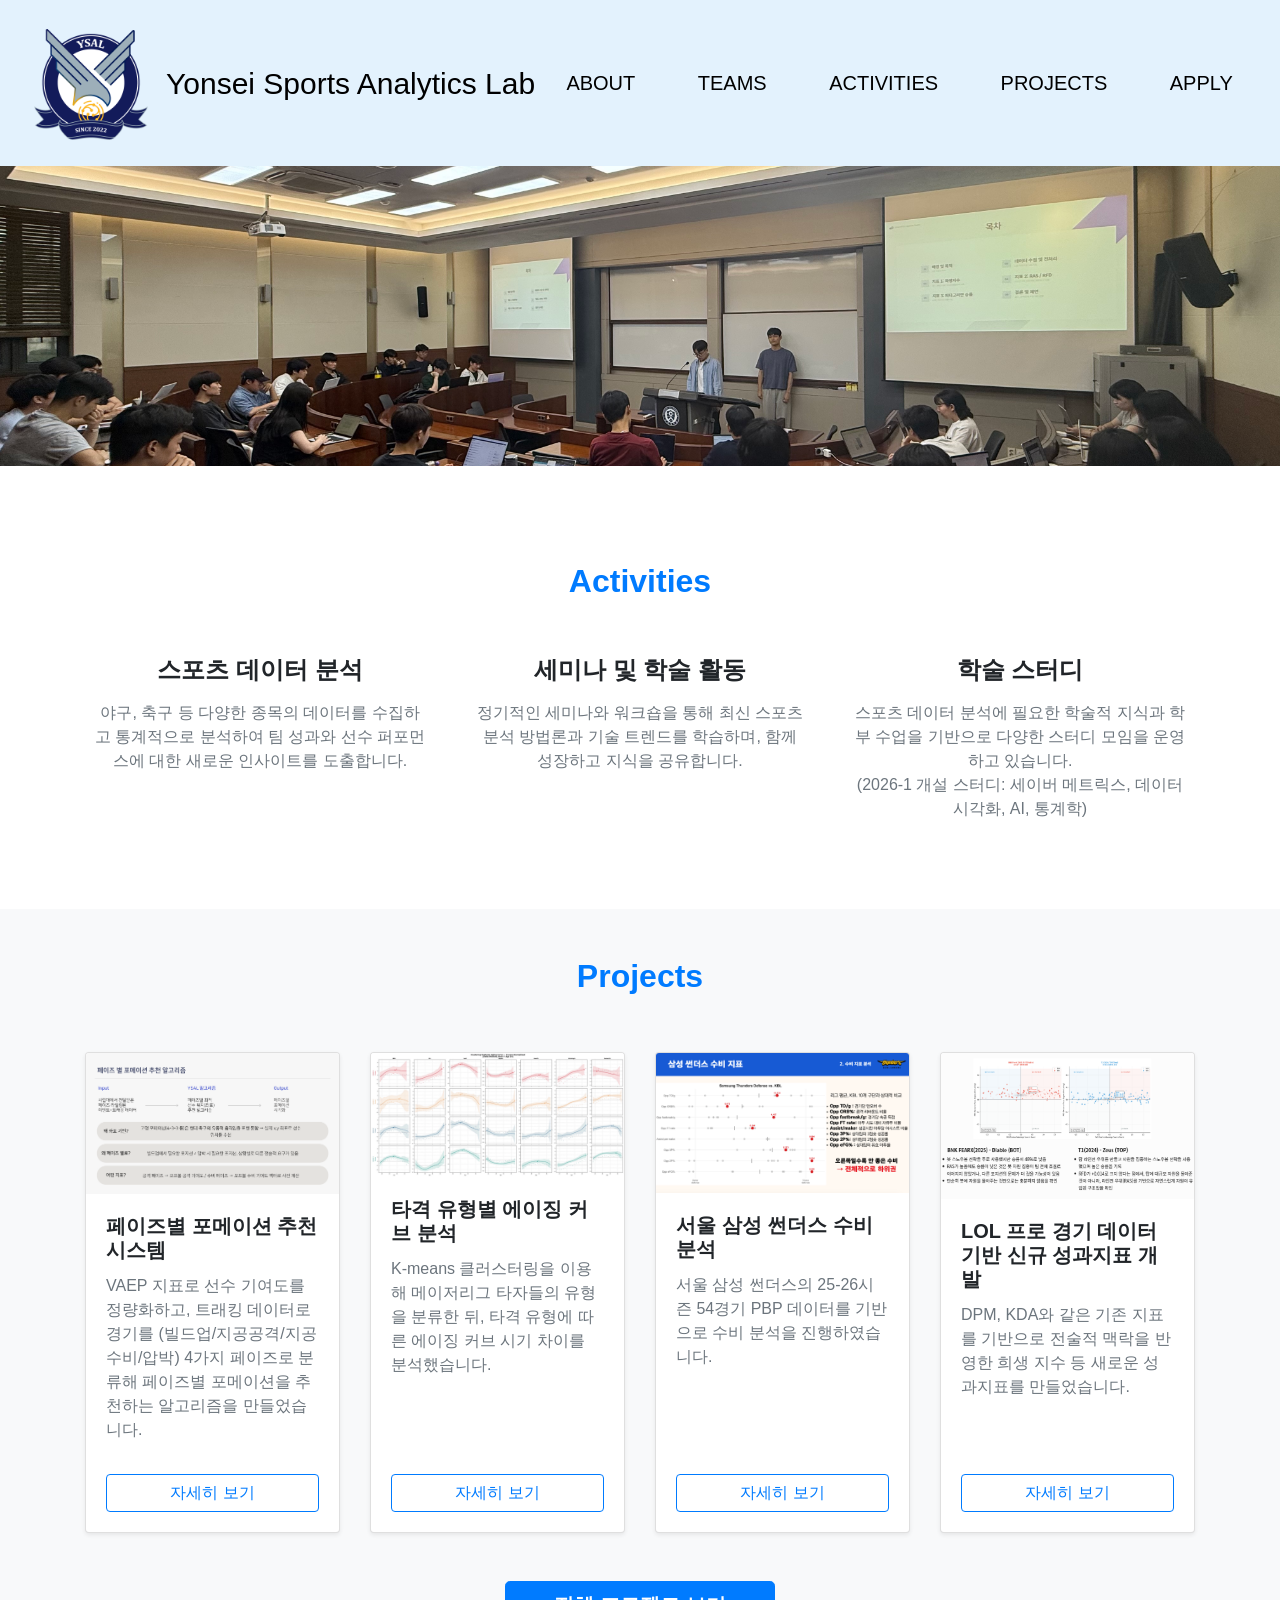
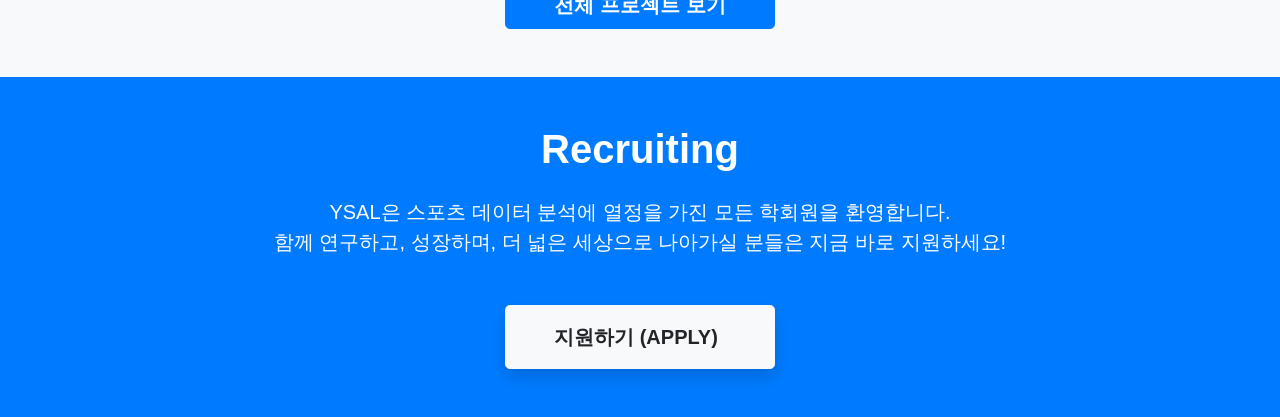
<file: index.html>
<!DOCTYPE html>
<html>
<head>
    <meta charset="UTF-8" />
    <!-- 새로고침 해야 뜨는 문제 방지 -->
    <meta http-equiv="Cache-Control" content="no-cache, no-store, must-revalidate" />
    <meta http-equiv="Pragma" content="no-cache" />
    <meta http-equiv="Expires" content="0" />
    <title>Yonsei Sports Analytics Lab</title>
    
    <!-- bootstrap -->
    <link href="https://stackpath.bootstrapcdn.com/bootstrap/4.5.2/css/bootstrap.min.css" rel="stylesheet">
    <!-- CSS 파일 -->
    <link rel="stylesheet" href="CSS/index.css">

</head>

<body>
    
    <nav class="navbar navbar-expand-lg navbar-light" style="background-color: #e3f2fd">
        <img src="images/YSAL_logo_1.png" class="ysal_logo" alt="ysal_logo">
        <a class="navbar-logo" href="./">Yonsei Sports Analytics Lab</a>
        <button class="navbar-toggler" type="button" data-toggle="collapse" data-target="#navbarSupportedContent" aria-controls="navbarSupportedContent" aria-expanded="false" aria-label="Toggle navigation">
            <span class="navbar-toggler-icon"></span>
        </button>

        <div class="collapse navbar-collapse" id="navbarSupportedContent">
            <ul class="navbar-nav mr-auto d-flex flex-row w-100 justify-content-around">
            <!-- navbar items -->
                <li class="nav-item">
                    <a class="nav-about" href="/about">ABOUT<span class="sr-only">(current)</span></a>
                </li>
                <li class="nav-item">
                    <a class="nav-teams" href="/teams">TEAMS</a>
                </li>
                <li class="nav-item">
                    <a class="nav-members" href="/activities">ACTIVITIES</a>
                </li>
                <li class="nav-item">
                    <a class="nav-projects" href="/projects">PROJECTS</a>
                </li>
                <li class="nav-item">
                    <a class="nav-apply dynamic-apply-link" href="#" target="_blank">APPLY</a>
                </li>
                
            <!-- <li class="nav-item dropdown">
                <a class="nav-link dropdown-toggle" href="#" id="navbarDropdown" role="button" data-toggle="dropdown" aria-haspopup="true" aria-expanded="false">
                Dropdown
                </a>
                <div class="dropdown-menu" aria-labelledby="navbarDropdown">
                <a class="dropdown-item" href="#">About</a>
                <a class="dropdown-item" href="#">Another action</a>
                <div class="dropdown-divider"></div>
                <a class="dropdown-item" href="#">Something else here</a>
                </div>
            </li> -->
            <!-- <li class="nav-item">
                <a class="nav-link disabled" href="#">Disabled</a>
            </li> -->
            </ul>
        </div>
    </nav>

    <!-- 홈 화면 사진 -->
    <div class="center_photo">
        <img src="images/main_image.jpg" class="home-img">
    </div>

    <div class="container py-5 mt-5">
        <div class="row text-center mb-5">
            <div class="col-md-12">
                <h2 class="font-weight-bold text-primary">Activities</h2>
                <!-- <p class="text-muted">YSAL의 핵심 활동 분야</p>-->
            </div>
        </div>
        
        <div class="row text-center">
            <div class="col-md-4 mb-4">
                <i class="fas fa-chart-line fa-3x text-primary mb-3"></i>
                <h4 class="font-weight-bold mb-3">스포츠 데이터 분석</h4>
                <p class="text-muted px-2">
                    야구, 축구 등 다양한 종목의 데이터를 수집하고 통계적으로 분석하여 팀 성과와 선수 퍼포먼스에 대한 새로운 인사이트를 도출합니다.
                </p>
            </div>
            
            <div class="col-md-4 mb-4">
                <i class="fas fa-users fa-3x text-primary mb-3"></i>
                <h4 class="font-weight-bold mb-3">세미나 및 학술 활동</h4>
                <p class="text-muted px-2">
                    정기적인 세미나와 워크숍을 통해 최신 스포츠 분석 방법론과 기술 트렌드를 학습하며, 함께 성장하고 지식을 공유합니다.
                </p>
            </div>
            
            <div class="col-md-4 mb-4">
                <i class="fas fa-users fa-3x text-primary mb-3"></i>
                <h4 class="font-weight-bold mb-3">학술 스터디</h4>
                <p class="text-muted px-2">
                    스포츠 데이터 분석에 필요한 학술적 지식과 학부 수업을 기반으로 다양한 스터디 모임을 운영하고 있습니다.<br>(2026-1 개설 스터디: 세이버 메트릭스, 데이터 시각화, AI, 통계학)
                </p>
            </div>
        </div>
    </div>

    <div class="bg-light py-5">
        <div class="container">
            <div class="row text-center mb-5">
                <div class="col-md-12">
                    <h2 class="font-weight-bold text-primary">Projects</h2>
                    <!-- <p class="text-muted">YSAL의 최신 프로젝트 결과물을 확인하세요.</p> -->
                </div>
            </div>
            
            <div class="row">
                <div class="col-lg-3 col-md-6">
                    <div class="card shadow-sm h-100">
                        <img src="images/projects/8th_formation.png" class="card-img-top" alt="K리그 전술 분석 프로젝트">
                        <div class="card-body d-flex flex-column">
                            <h5 class="card-title font-weight-bold">페이즈별 포메이션 추천 시스템</h5>
                            <p class="card-text text-muted flex-grow-1">
                                VAEP 지표로 선수 기여도를 정량화하고, 트래킹 데이터로 경기를 (빌드업/지공공격/지공수비/압박) 4가지 페이즈로 분류해 페이즈별 포메이션을 추천하는 알고리즘을 만들었습니다.
                            </p>
                            <a href="https://drive.google.com/file/d/1_XLqnGUYEvpmtGj5P3lOYXYe1F70qL9l/view?usp=sharing" class="btn btn-outline-primary btn-block mt-3" target="_blank">자세히 보기</a>
                        </div>
                    </div>
                </div>
                
                <div class="col-lg-3 col-md-6">
                    <div class="card shadow-sm h-100">
                        <img src="images/projects/8th_aging_curve.png" class="card-img-top" alt="타격 유형별 에이징 커브 분석">
                        <div class="card-body d-flex flex-column">
                            <h5 class="card-title font-weight-bold">타격 유형별 에이징 커브 분석</h5>
                            <p class="card-text text-muted flex-grow-1">
                                K-means 클러스터링을 이용해 메이저리그 타자들의 유형을 분류한 뒤, 타격 유형에 따른 에이징 커브 시기 차이를 분석했습니다.
                            </p>
                            <a href="https://drive.google.com/file/d/1zZvrnq9t2cRhyWqfI4i1h8DhBF5WDquQ/view?usp=sharing" class="btn btn-outline-primary btn-block mt-3" target="_blank">자세히 보기</a>
                        </div>
                    </div>
                </div>
                
                <div class="col-lg-3 col-md-6">
                    <div class="card shadow-sm h-100">
                        <img src="images/projects/8th_samsung_defending.png" class="card-img-top" alt="삼성 수비 분석">
                        <div class="card-body d-flex flex-column">
                            <h5 class="card-title font-weight-bold">서울 삼성 썬더스 수비 분석</h5>
                            <p class="card-text text-muted flex-grow-1">
                                서울 삼성 썬더스의 25-26시즌 54경기 PBP 데이터를 기반으로 수비 분석을 진행하였습니다.
                            </p>
                            <a href="https://drive.google.com/file/d/1fPKBhgPULFCS0T2e-8xMBzWdnM5SJefh/view?usp=sharing" class="btn btn-outline-primary btn-block mt-3" target="_blank">자세히 보기</a>
                        </div>
                    </div>
                </div>

                <div class="col-lg-3 col-md-6">
                    <div class="card shadow-sm h-100">
                        <img src="images/projects/8th_lol_indexing.png" class="card-img-top" alt="LOL 신규 성과지표">
                        <div class="card-body d-flex flex-column">
                            <h5 class="card-title font-weight-bold">LOL 프로 경기 데이터 기반 신규 성과지표 개발</h5>
                            <p class="card-text text-muted flex-grow-1">
                                DPM, KDA와 같은 기존 지표를 기반으로 전술적 맥락을 반영한 희생 지수 등 새로운 성과지표를 만들었습니다.
                            </p>
                            <a href="https://drive.google.com/file/d/1TOTW3Cbc4_j1mugxkyM23LQBLQNY_z0F/view?usp=sharing" class="btn btn-outline-primary btn-block mt-3" target="_blank">자세히 보기</a>
                        </div>
                    </div>
                </div>
            </div>
            
            <div class="row text-center mt-5">
                <div class="col-md-12">
                    <a href="/projects" class="btn btn-primary btn-lg px-5 font-weight-bold">전체 프로젝트 보기</a>
                </div>
            </div>
        </div>
    </div>

    <div class="bg-primary py-5 text-white">
        <div class="container text-center">
            <h1 class="font-weight-bold mb-4">Recruiting</h1>
            <p class="lead mb-5 px-md-5">
                YSAL은 스포츠 데이터 분석에 열정을 가진 모든 학회원을 환영합니다.<br>
                함께 연구하고, 성장하며, 더 넓은 세상으로 나아가실 분들은 지금 바로 지원하세요!
            </p>
            <a href="#" target="_blank" class="btn btn-light btn-lg font-weight-bold px-5 py-3 shadow dynamic-apply-link">
                지원하기 (APPLY) <i class="fas fa-paper-plane ml-2"></i>
            </a>
        </div>
    </div>

    <script src="https://code.jquery.com/jquery-3.5.1.slim.min.js"></script>
    <script src="https://cdn.jsdelivr.net/npm/popper.js@1.16.1/dist/umd/popper.min.js"></script>
    <script src="https://stackpath.bootstrapcdn.com/bootstrap/4.5.2/js/bootstrap.min.js"></script>
    <script>
    fetch('links.json')
        .then(response => response.json())
        .then(data => {
            const applyButtons = document.querySelectorAll('.dynamic-apply-link');
            applyButtons.forEach(button => {
                button.href = data.applyForm;
            });
            document.getElementById('icon-insta').href = data.instagram;
        })
        .catch(error => console.error('링크 데이터를 불러오는데 실패했습니다:', error));
    </script>
</body>
</html>
</file>
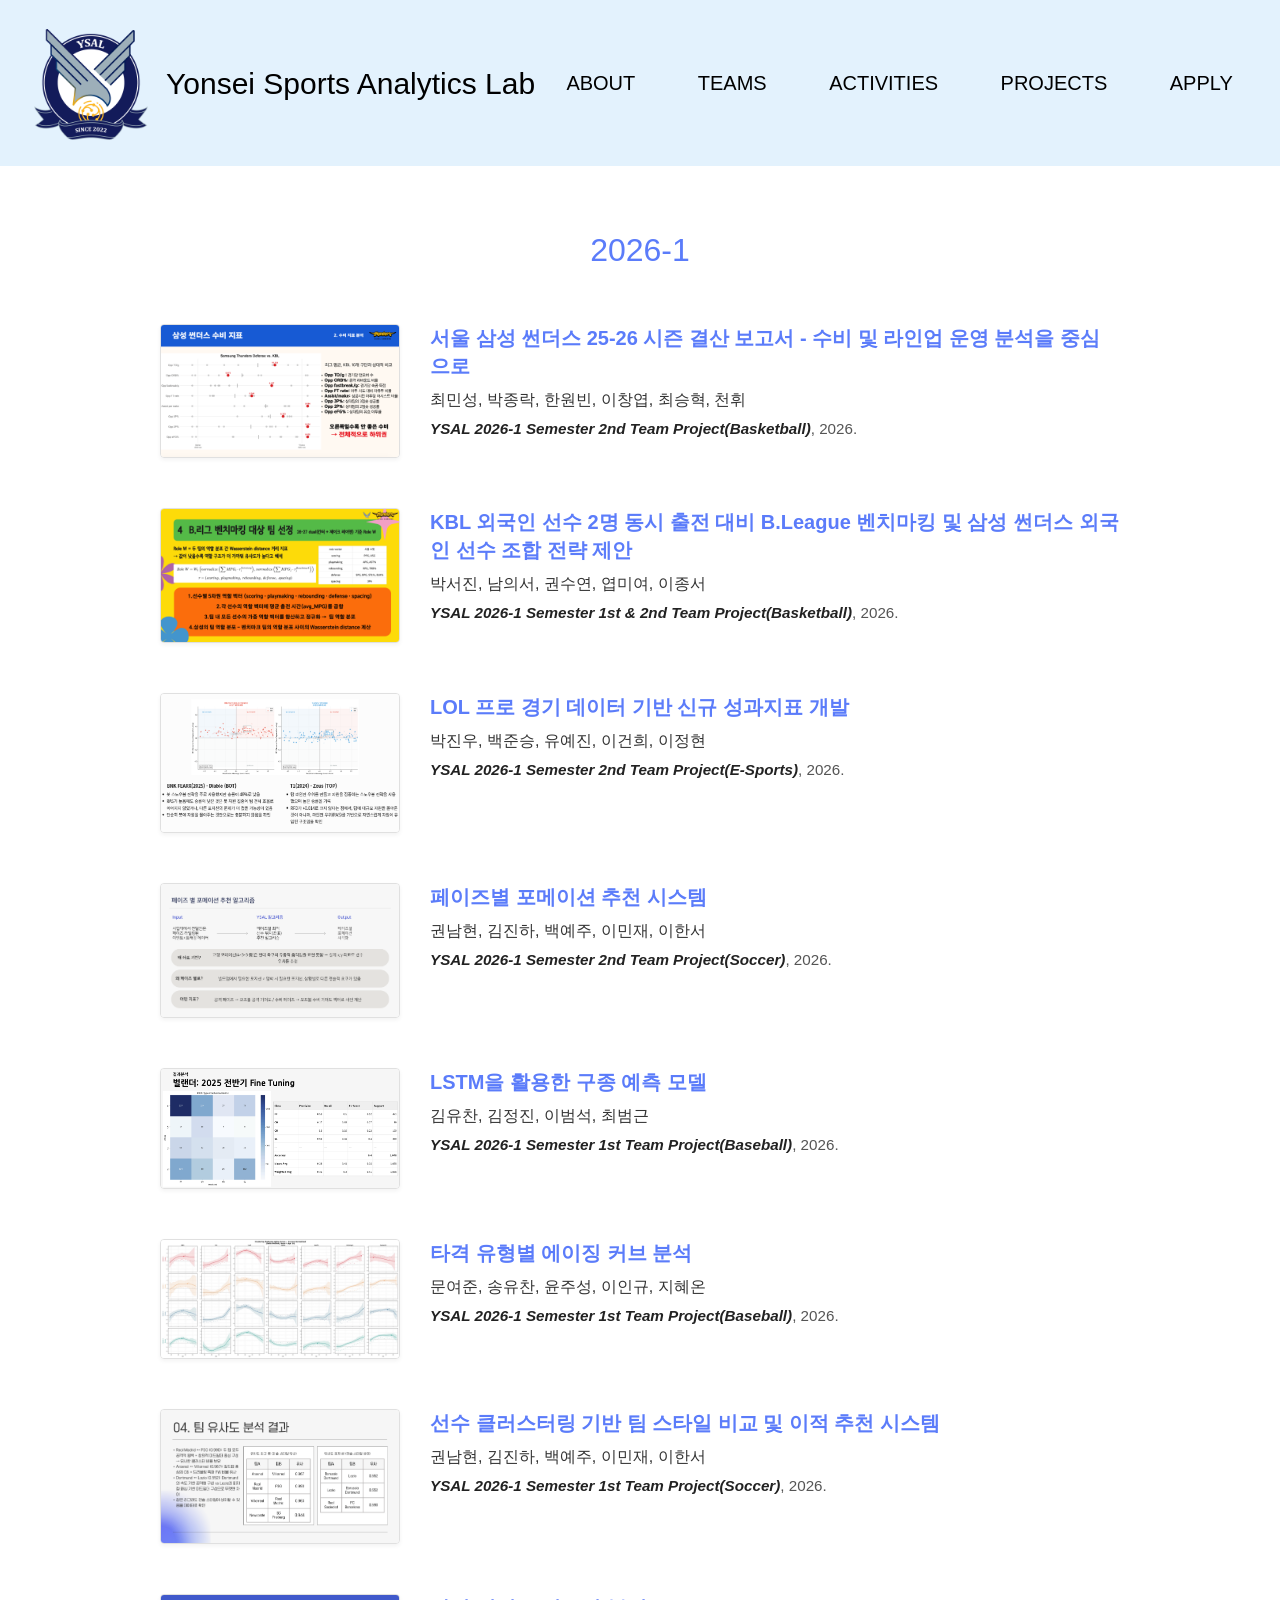
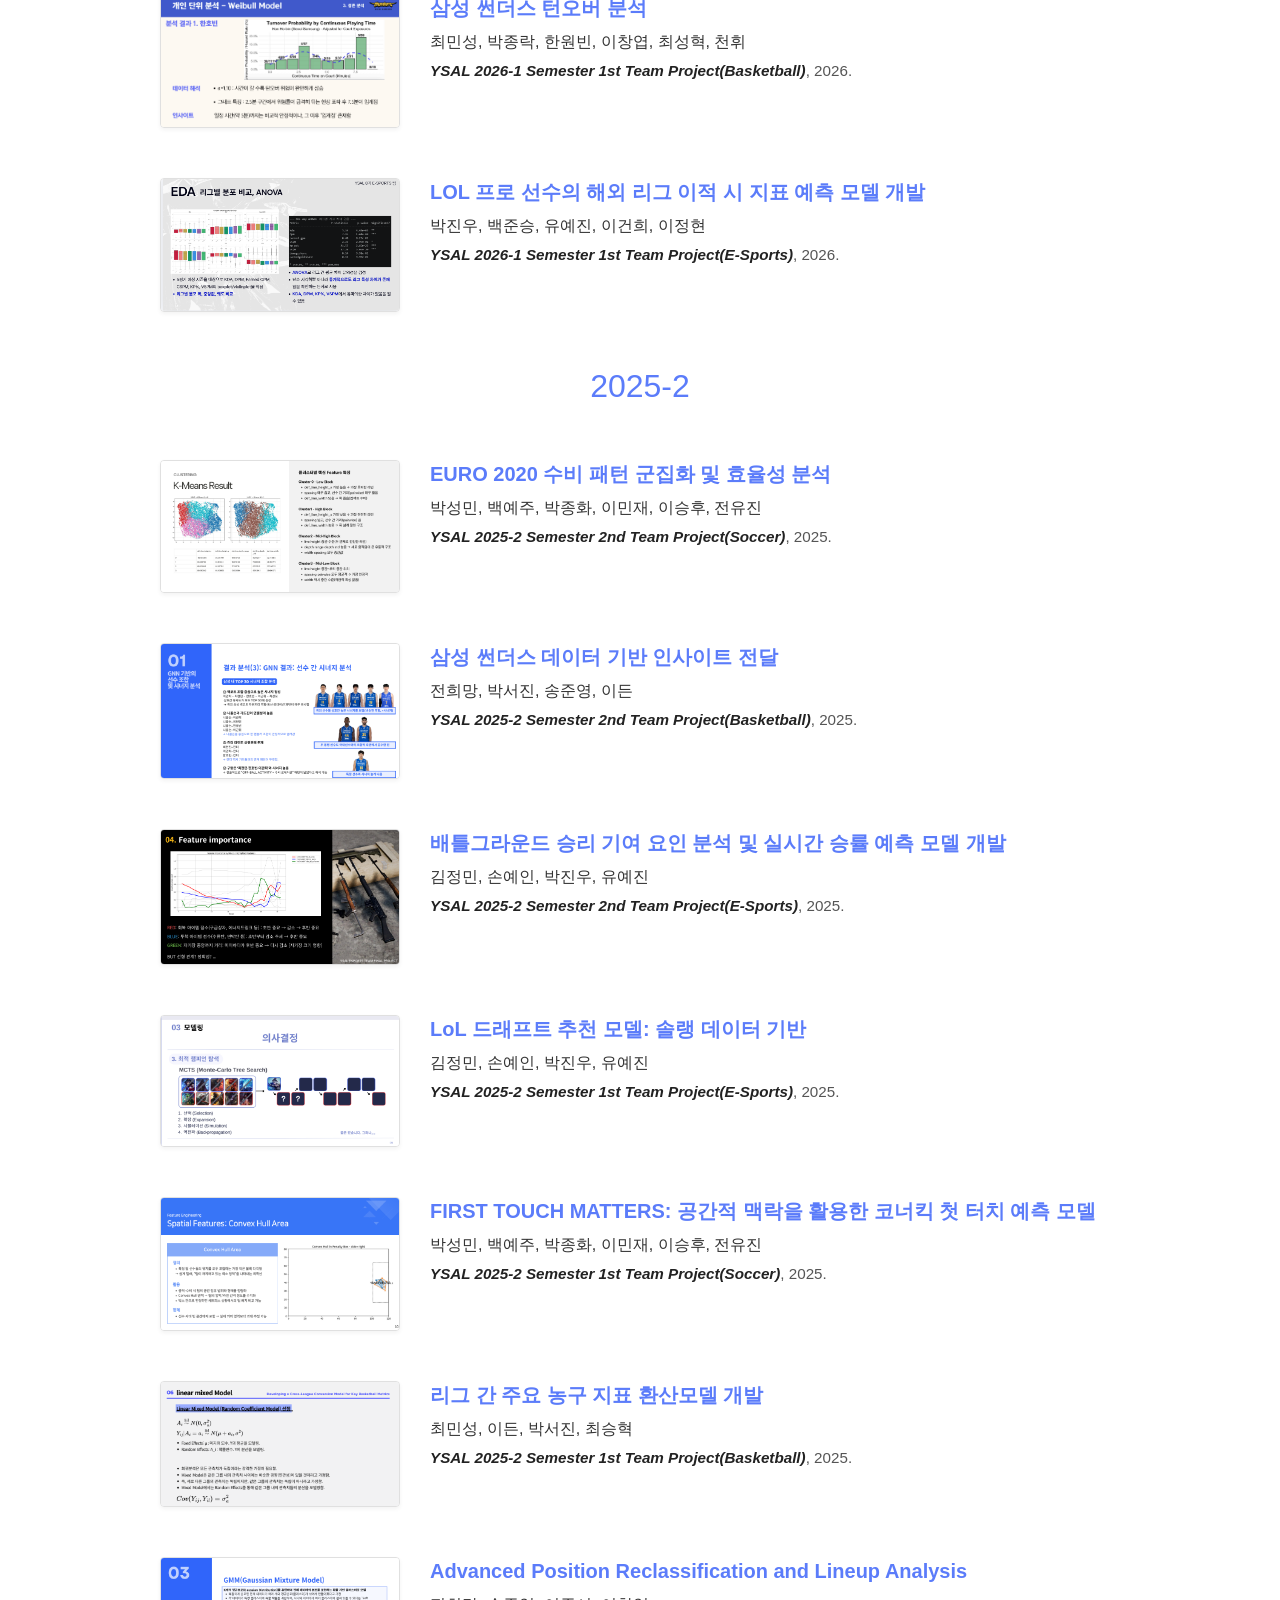
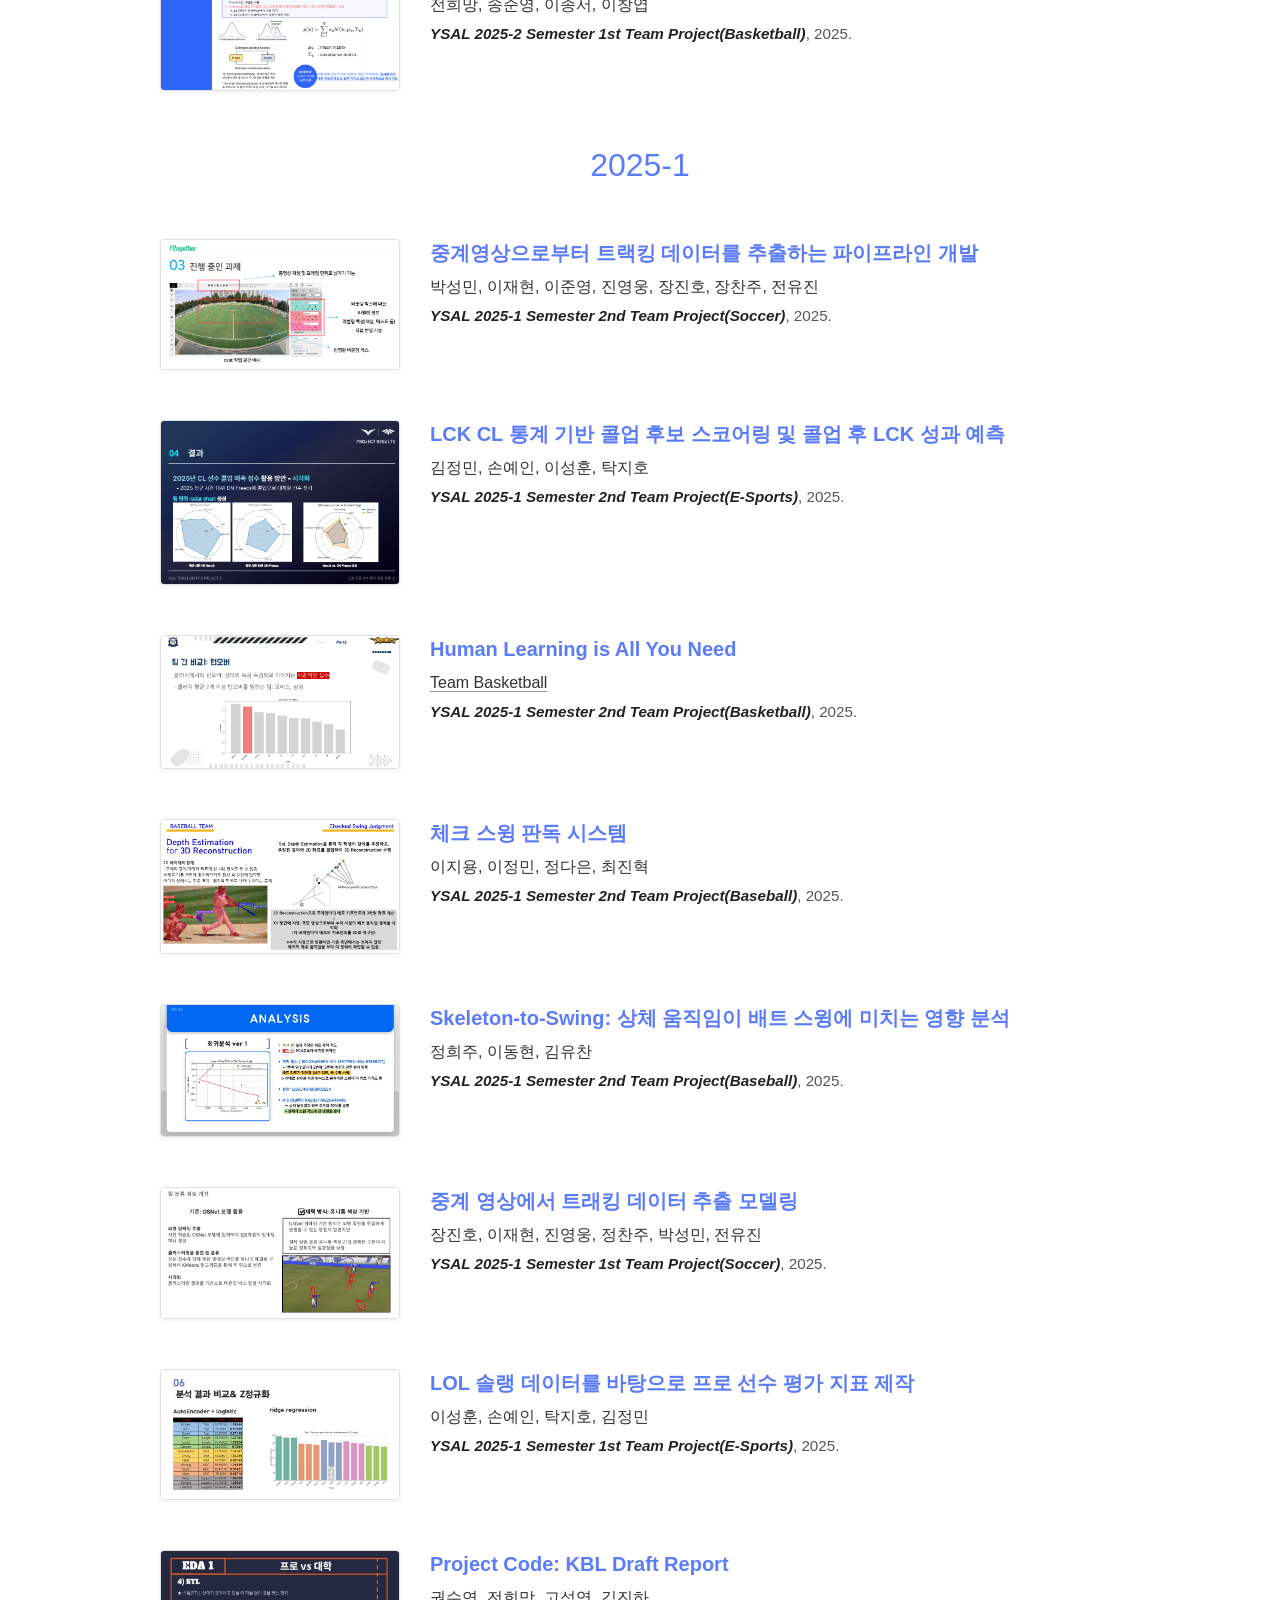
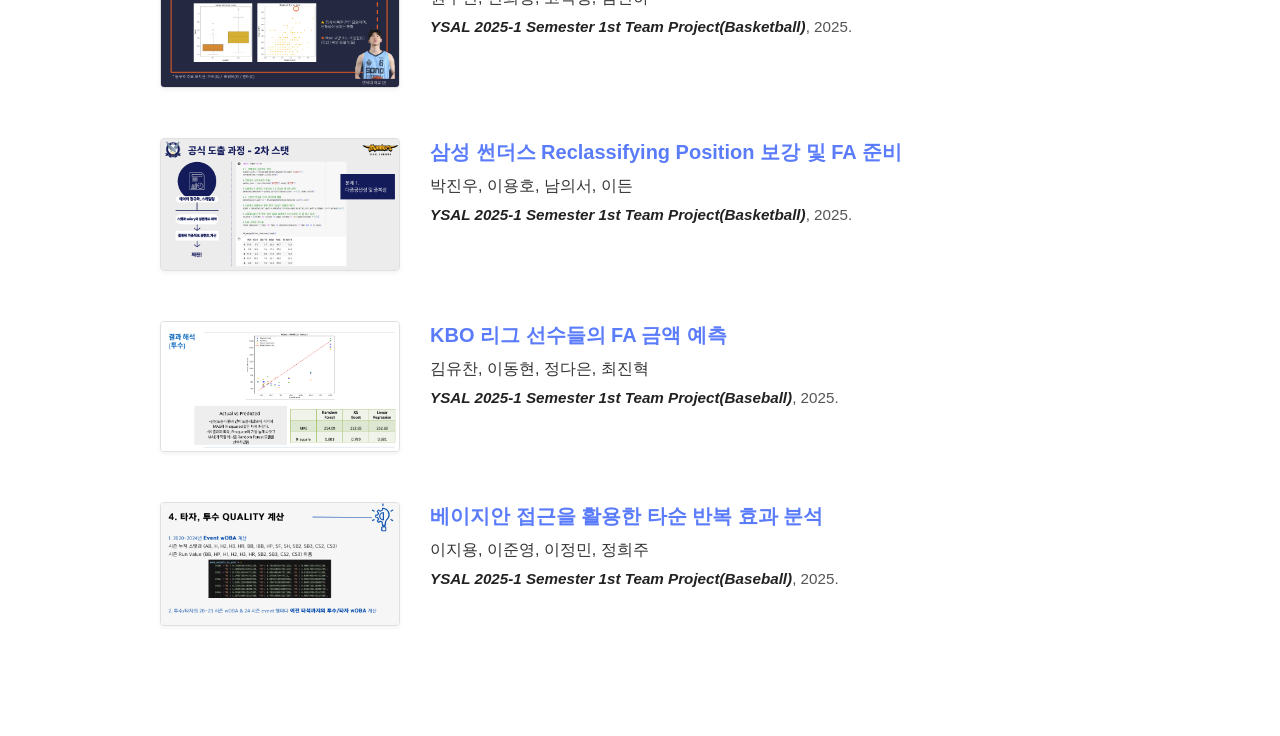
<file: projects/index.html>
<!DOCTYPE html>
<html>
<head>
    <meta charset="UTF-8" />
    <title>Yonsei Sports Analytics Lab</title>
    
    <!-- bootstrap -->
    <link href="https://stackpath.bootstrapcdn.com/bootstrap/4.5.2/css/bootstrap.min.css" rel="stylesheet">
    <!-- CSS 파일 -->
    <link rel="stylesheet" href="../CSS/index.css">
    <link rel="stylesheet" href="../CSS/project.css">
</head>
<body>
    <nav class="navbar navbar-expand-lg navbar-light" style="background-color: #e3f2fd">
        <img src="../images/YSAL_logo_1.png" class="ysal_logo" alt="ysal_logo">
        <a class="navbar-logo" href="../">Yonsei Sports Analytics Lab</a>
        <button class="navbar-toggler" type="button" data-toggle="collapse" data-target="#navbarSupportedContent" aria-controls="navbarSupportedContent" aria-expanded="false" aria-label="Toggle navigation">
            <span class="navbar-toggler-icon"></span>
        </button>

        <div class="collapse navbar-collapse" id="navbarSupportedContent">
            <ul class="navbar-nav mr-auto d-flex flex-row w-100 justify-content-around">
            <!-- navbar items -->
                <li class="nav-item">
                    <a class="nav-about" href="/about">ABOUT<span class="sr-only">(current)</span></a>
                </li>
                <li class="nav-item">
                    <a class="nav-teams" href="/teams">TEAMS</a>
                </li>
                <li class="nav-item">
                    <a class="nav-members" href="/activities">ACTIVITIES</a>
                </li>
                <li class="nav-item">
                    <a class="nav-projects" href="/projects">PROJECTS</a>
                </li>
                <li class="nav-item">
                    <a class="nav-apply dynamic-apply-link" href="#" target="_blank">APPLY</a>
                </li>
                
            <!-- <li class="nav-item dropdown">
                <a class="nav-link dropdown-toggle" href="#" id="navbarDropdown" role="button" data-toggle="dropdown" aria-haspopup="true" aria-expanded="false">
                Dropdown
                </a>
                <div class="dropdown-menu" aria-labelledby="navbarDropdown">
                <a class="dropdown-item" href="#">About</a>
                <a class="dropdown-item" href="#">Another action</a>
                <div class="dropdown-divider"></div>
                <a class="dropdown-item" href="#">Something else here</a>
                </div>
            </li> -->
            <!-- <li class="nav-item">
                <a class="nav-link disabled" href="#">Disabled</a>
            </li> -->
            </ul>
        </div>
    </nav>

    <section class="projects-section">
        <div class="year-header">2026-1</div>

        <div class="project-list">

            <div class="project-item">
                <div class="project-image">
                    <img src="../images/projects/8th_samsung_defending.png" alt="Samsung Defending Analysis">
                </div>
                <div class="project-info">
                    <a href="https://drive.google.com/file/d/1fPKBhgPULFCS0T2e-8xMBzWdnM5SJefh/view?usp=sharing" class="project-title" target="_blank">서울 삼성 썬더스 25-26 시즌 결산 보고서 - 수비 및 라인업 운영 분석을 중심으로</a>
                    <p class="project-members">최민성, 박종락, 한원빈, 이창엽, 최승혁, 천휘</p>
                    <p class="project-venue"><em>YSAL 2026-1 Semester 2nd Team Project(Basketball)</em>, 2026.</p>
                </div>
            </div>

            <div class="project-item">
                <div class="project-image">
                    <img src="../images/projects/8th_B_League_benchmarking.png" alt="B League Benchmarking">
                </div>
                <div class="project-info">
                    <a href="https://drive.google.com/file/d/1Wi_fGpo26j8fkdF85hWb4SEA7weLsMPM/view?usp=sharing" class="project-title" target="_blank">KBL 외국인 선수 2명 동시 출전 대비 B.League 벤치마킹 및 삼성 썬더스 외국인 선수 조합 전략 제안</a>
                    <p class="project-members">박서진, 남의서, 권수연, 엽미여, 이종서</p>
                    <p class="project-venue"><em>YSAL 2026-1 Semester 1st & 2nd Team Project(Basketball)</em>, 2026.</p>
                </div>
            </div>

            <div class="project-item">
                <div class="project-image">
                    <img src="../images/projects/8th_lol_indexing.png" alt="LoL Indexing">
                </div>
                <div class="project-info">
                    <a href="https://drive.google.com/file/d/1TOTW3Cbc4_j1mugxkyM23LQBLQNY_z0F/view?usp=sharing" class="project-title" target="_blank">LOL 프로 경기 데이터 기반 신규 성과지표 개발</a>
                    <p class="project-members">박진우, 백준승, 유예진, 이건희, 이정현</p>
                    <p class="project-venue"><em>YSAL 2026-1 Semester 2nd Team Project(E-Sports)</em>, 2026.</p>
                </div>
            </div>

            <div class="project-item">
                <div class="project-image">
                    <img src="../images/projects/8th_formation.png" alt="Soccer Formation Recommendation">
                </div>
                <div class="project-info">
                    <a href="https://drive.google.com/file/d/1_XLqnGUYEvpmtGj5P3lOYXYe1F70qL9l/view?usp=sharing" class="project-title" target="_blank">페이즈별 포메이션 추천 시스템</a>
                    <p class="project-members">권남현, 김진하, 백예주, 이민재, 이한서</p>
                    <p class="project-venue"><em>YSAL 2026-1 Semester 2nd Team Project(Soccer)</em>, 2026.</p>
                </div>
            </div>

            <div class="project-item">
                <div class="project-image">
                    <img src="../images/projects/8th_lstm_prediction.png" alt="Prediction with LSTM">
                </div>
                <div class="project-info">
                    <a href="https://drive.google.com/file/d/1UkE2z0TZD5tWYiqRpLNRK907wrs7I1Fm/view?usp=sharing" class="project-title" target="_blank">LSTM을 활용한 구종 예측 모델</a>
                    <p class="project-members">김유찬, 김정진, 이범석, 최범근</p>
                    <p class="project-venue"><em>YSAL 2026-1 Semester 1st Team Project(Baseball)</em>, 2026.</p>
                </div>
            </div>

            <div class="project-item">
                <div class="project-image">
                    <img src="../images/projects/8th_aging_curve.png" alt="Aging Curve">
                </div>
                <div class="project-info">
                    <a href="https://drive.google.com/file/d/1zZvrnq9t2cRhyWqfI4i1h8DhBF5WDquQ/view?usp=sharing" class="project-title" target="_blank">타격 유형별 에이징 커브 분석</a>
                    <p class="project-members">문여준, 송유찬, 윤주성, 이인규, 지혜온</p>
                    <p class="project-venue"><em>YSAL 2026-1 Semester 1st Team Project(Baseball)</em>, 2026.</p>
                </div>
            </div>

            <div class="project-item">
                <div class="project-image">
                    <img src="../images/projects/8th_transfer_recommendation.png" alt="Transfer Recommendation">
                </div>
                <div class="project-info">
                    <a href="https://drive.google.com/file/d/1_odVCW2NQR0mcXZ43kUqWR7hC0WA637r/view?usp=sharing" class="project-title" target="_blank">선수 클러스터링 기반 팀 스타일 비교 및 이적 추천 시스템</a>
                    <p class="project-members">권남현, 김진하, 백예주, 이민재, 이한서</p>
                    <p class="project-venue"><em>YSAL 2026-1 Semester 1st Team Project(Soccer)</em>, 2026.</p>
                </div>
            </div>

            <div class="project-item">
                <div class="project-image">
                    <img src="../images/projects/8th_samsung_turnover.png" alt="Samsung Turnover">
                </div>
                <div class="project-info">
                    <a href="https://drive.google.com/file/d/1sh-lw7owKJrDdmlAVnf9ieRGqUKSYEPr/view?usp=sharing" class="project-title" target="_blank">삼성 썬더스 턴오버 분석</a>
                    <p class="project-members">최민성, 박종락, 한원빈, 이창엽, 최성혁, 천휘</p>
                    <p class="project-venue"><em>YSAL 2026-1 Semester 1st Team Project(Basketball)</em>, 2026.</p>
                </div>
            </div>

            <div class="project-item">
                <div class="project-image">
                    <img src="../images/projects/8th_lol_transfer.png" alt="LoL Transfer Value Prediction">
                </div>
                <div class="project-info">
                    <a href="https://drive.google.com/file/d/1wJDXvDO35HIU5I7wgKyHg4Byh3jAXSL5/view?usp=sharing" class="project-title" target="_blank">LOL 프로 선수의 해외 리그 이적 시 지표 예측 모델 개발</a>
                    <p class="project-members">박진우, 백준승, 유예진, 이건희, 이정현</p>
                    <p class="project-venue"><em>YSAL 2026-1 Semester 1st Team Project(E-Sports)</em>, 2026.</p>
                </div>
            </div>

        </div>

        <div class="year-header">2025-2</div>

        <div class="project-list">

            <div class="project-item">
                <div class="project-image">
                    <img src="../images/projects/7th_Clustering_Defending_Styles.png" alt="Clustering Defending Styles">
                </div>
                <div class="project-info">
                    <a href="https://drive.google.com/file/d/1BNE3ZGoUa197LjRaWBYJyaR2eZ2SHnrx/view?usp=sharing" class="project-title" target="_blank">EURO 2020 수비 패턴 군집화 및 효율성 분석</a>
                    <p class="project-members">박성민, 백예주, 박종화, 이민재, 이승후, 전유진</p>
                    <p class="project-venue"><em>YSAL 2025-2 Semester 2nd Team Project(Soccer)</em>, 2025.</p>
                </div>
            </div>

            <div class="project-item">
                <div class="project-image">
                    <img src="../images/projects/7th_Basketball_Insighting.png" alt="Basketball Insighting">
                </div>
                <div class="project-info">
                    <a href="https://drive.google.com/file/d/10cfBV9UA_2D0YGZzsntEZiUsa6Xok8Mr/view?usp=sharing" class="project-title" target="_blank">삼성 썬더스 데이터 기반 인사이트 전달</a>
                    <p class="project-members">전희망, 박서진, 송준영, 이든</p>
                    <p class="project-venue"><em>YSAL 2025-2 Semester 2nd Team Project(Basketball)</em>, 2025.</p>
                </div>
            </div>

            <div class="project-item">
                <div class="project-image">
                    <img src="../images/projects/7th_PUBG_model.png" alt="PUBG Model">
                </div>
                <div class="project-info">
                    <a href="https://drive.google.com/file/d/1HlBZUIZnAQeyKMt9zGH76RFlFee1Ryww/view?usp=sharing" class="project-title" target="_blank">배틀그라운드 승리 기여 요인 분석 및 실시간 승률 예측 모델 개발</a>
                    <p class="project-members">김정민, 손예인, 박진우, 유예진</p>
                    <p class="project-venue"><em>YSAL 2025-2 Semester 2nd Team Project(E-Sports)</em>, 2025.</p>
                </div>
            </div>

            <div class="project-item">
                <div class="project-image">
                    <img src="../images/projects/7th_draft_recommendation.png" alt="Draft Recommendation">
                </div>
                <div class="project-info">
                    <a href="https://drive.google.com/file/d/14UbqUEhM7Fw-dyaOUXWTSNFuQcMkxqFK/view?usp=sharing" class="project-title" target="_blank">LoL 드래프트 추천 모델: 솔랭 데이터 기반</a>
                    <p class="project-members">김정민, 손예인, 박진우, 유예진</p>
                    <p class="project-venue"><em>YSAL 2025-2 Semester 1st Team Project(E-Sports)</em>, 2025.</p>
                </div>
            </div>

            <div class="project-item">
                <div class="project-image">
                    <img src="../images/projects/7th_cornerkick_prediction.png" alt="Cornerkick Prediction">
                </div>
                <div class="project-info">
                    <a href="https://drive.google.com/file/d/1frP1gda7GzNJY-n4gm8vDjx2jfiCfc7x/view?usp=sharing" class="project-title" target="_blank">FIRST TOUCH MATTERS: 공간적 맥락을 활용한 코너킥 첫 터치 예측 모델</a>
                    <p class="project-members">박성민, 백예주, 박종화, 이민재, 이승후, 전유진</p>
                    <p class="project-venue"><em>YSAL 2025-2 Semester 1st Team Project(Soccer)</em>, 2025.</p>
                </div>
            </div>

            <div class="project-item">
                <div class="project-image">
                    <img src="../images/projects/7th_Basketball_Indexing.png" alt="Basketball Indexing">
                </div>
                <div class="project-info">
                    <a href="https://drive.google.com/file/d/1yC7yvR6I9AFVft_Obt0ChMpkZ8fHbpqn/view?usp=sharing" class="project-title" target="_blank">리그 간 주요 농구 지표 환산모델 개발</a>
                    <p class="project-members">최민성, 이든, 박서진, 최승혁</p>
                    <p class="project-venue"><em>YSAL 2025-2 Semester 1st Team Project(Basketball)</em>, 2025.</p>
                </div>
            </div>

            <div class="project-item">
                <div class="project-image">
                    <img src="../images/projects/7th_Position_Reclassification.png" alt="Position Reclassification">
                </div>
                <div class="project-info">
                    <a href="https://drive.google.com/file/d/1-dhiXSzeDWyyTVwAt4SsFKgUZoF8rFho/view?usp=sharing" class="project-title" target="_blank">Advanced Position Reclassification and Lineup Analysis</a>
                    <p class="project-members">전희망, 송준영, 이종서, 이창엽</p>
                    <p class="project-venue"><em>YSAL 2025-2 Semester 1st Team Project(Basketball)</em>, 2025.</p>
                </div>
            </div>

        </div>

        <div class="year-header">2025-1</div>

        <div class="project-list">

            <div class="project-item">
                <div class="project-image">
                    <img src="../images/projects/6th_Fitogether.png" alt="6th 1nd Soccer Project">
                </div>
                <div class="project-info">
                    <a href="https://drive.google.com/file/d/1eyvjM7pgw6NLJw7D09MGSQqan0n6YR5E/view?usp=sharing" class="project-title" target="_blank">중계영상으로부터 트랙킹 데이터를 추출하는 파이프라인 개발</a>
                    <p class="project-members">박성민, 이재현, 이준영, 진영웅, 장진호, 장찬주, 전유진</p>
                    <p class="project-venue"><em>YSAL 2025-1 Semester 2nd Team Project(Soccer)</em>, 2025.</p>
                </div>
            </div>

            <div class="project-item">
                <div class="project-image">
                    <img src="../images/projects/6th_LCK_CL_Call_Up.png" alt="6th E-Sports 2nd">
                </div>
                <div class="project-info">
                    <a href="https://drive.google.com/file/d/1c1irKDnm831f_zj_P8a3iWTjDgWeFlN2/view?usp=sharing" class="project-title" target="_blank">LCK CL 통계 기반 콜업 후보 스코어링 및 콜업 후 LCK 성과 예측</a>
                    <p class="project-members">김정민, 손예인, 이성훈, 탁지호</p>
                    <p class="project-venue"><em>YSAL 2025-1 Semester 2nd Team Project(E-Sports)</em>, 2025.</p>
                </div>
            </div>

            <div class="project-item">
                <div class="project-image">
                    <img src="../images/projects/6th_Human_Learning_is_All_You_Need.png" alt="6th Basketball 2nd Project">
                </div>
                <div class="project-info">
                    <a href="https://drive.google.com/file/d/1rKHEvVNknnzB2taF4pBYGfp92RorblXs/view?usp=sharing" class="project-title" target="_blank">Human Learning is All You Need</a>
                    <p class="project-members"><u>Team Basketball</u></p>
                    <p class="project-venue"><em>YSAL 2025-1 Semester 2nd Team Project(Basketball)</em>, 2025.</p>
                </div>
            </div>

            <div class="project-item">
                <div class="project-image">
                    <img src="../images/projects/6th_Swing_Judgement.png" alt="6th Baseball 2nd Project - Check Swing Judgement">
                </div>
                <div class="project-info">
                    <a href="https://drive.google.com/file/d/1csRyrf6Na0MlvhIr6jvVeEX3_ZD-hV_W/view?usp=sharing" class="project-title" target="_blank">체크 스윙 판독 시스템</a>
                    <p class="project-members">이지용, 이정민, 정다은, 최진혁</p>
                    <p class="project-venue"><em>YSAL 2025-1 Semester 2nd Team Project(Baseball)</em>, 2025.</p>
                </div>
            </div>

            <div class="project-item">
                <div class="project-image">
                    <img src="../images/projects/6th_Skeleton_to_Swing.png" alt="6th Baseball 2nd Project: Skeleton-to-Swing">
                </div>
                <div class="project-info">
                    <a href="https://drive.google.com/file/d/1TGi95A_AmlLoGnkgPt9PottNLEvJ1rXf/view?usp=sharing" class="project-title" target="_blank">Skeleton-to-Swing: 상체 움직임이 배트 스윙에 미치는 영향 분석</a>
                    <p class="project-members">정희주, 이동현, 김유찬</p>
                    <p class="project-venue"><em>YSAL 2025-1 Semester 2nd Team Project(Baseball)</em>, 2025.</p>
                </div>
            </div>

            <div class="project-item">
                <div class="project-image">
                    <img src="../images/projects/6th_OpenCV.png" alt="6th 1st Soccer Project">
                </div>
                <div class="project-info">
                    <a href="https://drive.google.com/file/d/1E_Dxq-6jDwme1EoJNRLSozZSBKCNssKh/view?usp=sharing" class="project-title" target="_blank">중계 영상에서 트래킹 데이터 추출 모델링</a>
                    <p class="project-members">장진호, 이재현, 진영웅, 정찬주, 박성민, 전유진</p>
                    <p class="project-venue"><em>YSAL 2025-1 Semester 1st Team Project(Soccer)</em>, 2025.</p>
                </div>
            </div>

            <div class="project-item">
                <div class="project-image">
                    <img src="../images/projects/6th_LOL_Indexing.png" alt="6th E-Sports 1st">
                </div>
                <div class="project-info">
                    <a href="https://drive.google.com/file/d/1Of_NyA5-z3p2dyWtAxGamNhhGJw9mn-4/view?usp=sharing" class="project-title" target="_blank">LOL 솔랭 데이터를 바탕으로 프로 선수 평가 지표 제작</a>
                    <p class="project-members">이성훈, 손예인, 탁지호, 김정민</p>
                    <p class="project-venue"><em>YSAL 2025-1 Semester 1st Team Project(E-Sports)</em>, 2025.</p>
                </div>
            </div>

            <div class="project-item">
                <div class="project-image">
                    <img src="../images/projects/6th_KBL_Draft_Report.png" alt="6th KBL Draft Report">
                </div>
                <div class="project-info">
                    <a href="https://drive.google.com/file/d/1ot9mG1ftKDKwyOmYs-3ga3RPsbbcwrlW/view?usp=sharing" class="project-title" target="_blank">Project Code: KBL Draft Report</a>
                    <p class="project-members">권수연, 전희망, 고석영, 김진하</p>
                    <p class="project-venue"><em>YSAL 2025-1 Semester 1st Team Project(Basketball)</em>, 2025.</p>
                </div>
            </div>

            <div class="project-item">
                <div class="project-image">
                    <img src="../images/projects/6th_Samsung_Reclassifying_Position_FA.png" alt="6th Samsung Reclassifying Position and FA Preparation">
                </div>
                <div class="project-info">
                    <a href="https://drive.google.com/file/d/15DYEVmgkW2SSfMKAOfdYvVpcCyBbpLpd/view?usp=sharing" class="project-title" target="_blank">삼성 썬더스 Reclassifying Position 보강 및 FA 준비</a>
                    <p class="project-members">박진우, 이용호, 남의서, 이든</p>
                    <p class="project-venue"><em>YSAL 2025-1 Semester 1st Team Project(Basketball)</em>, 2025.</p>
                </div>
            </div>

            <div class="project-item">
                <div class="project-image">
                    <img src="../images/projects/6th_Baseball_Fa_Prediction.png" alt="6th Baseball FA Prediction">
                </div>
                <div class="project-info">
                    <a href="https://drive.google.com/file/d/1n6QWtnifezp4WtcPsGE0cf4NTxESnTg9/view?usp=sharing" class="project-title" target="_blank">KBO 리그 선수들의 FA 금액 예측</a>
                    <p class="project-members">김유찬, 이동현, 정다은, 최진혁</p>
                    <p class="project-venue"><em>YSAL 2025-1 Semester 1st Team Project(Baseball)</em>, 2025.</p>
                </div>
            </div>

            <div class="project-item">
                <div class="project-image">
                    <img src="../images/projects/6th_Baseball_Bayesian.png" alt="6th Baseball Bayesian">
                </div>
                <div class="project-info">
                    <a href="https://drive.google.com/file/d/12qKwb7DwtcbarswhHoekZSCj_2B-s6lm/view?usp=sharing" class="project-title" target="_blank">베이지안 접근을 활용한 타순 반복 효과 분석</a>
                    <p class="project-members">이지용, 이준영, 이정민, 정희주</p>
                    <p class="project-venue"><em>YSAL 2025-1 Semester 1st Team Project(Baseball)</em>, 2025.</p>
                </div>
            </div>

        </div>
    </section>

    <script src="https://code.jquery.com/jquery-3.5.1.slim.min.js"></script>
    <script src="https://cdn.jsdelivr.net/npm/popper.js@1.16.1/dist/umd/popper.min.js"></script>
    <script src="https://stackpath.bootstrapcdn.com/bootstrap/4.5.2/js/bootstrap.min.js"></script>
    <script>
    fetch('../links.json')
        .then(response => response.json())
        .then(data => {
            const applyButtons = document.querySelectorAll('.dynamic-apply-link');
            applyButtons.forEach(button => {
                button.href = data.applyForm;
            });
            document.getElementById('icon-insta').href = data.instagram;
        })
        .catch(error => console.error('링크 데이터를 불러오는데 실패했습니다:', error));
    </script>
</body>
</html>
</file>
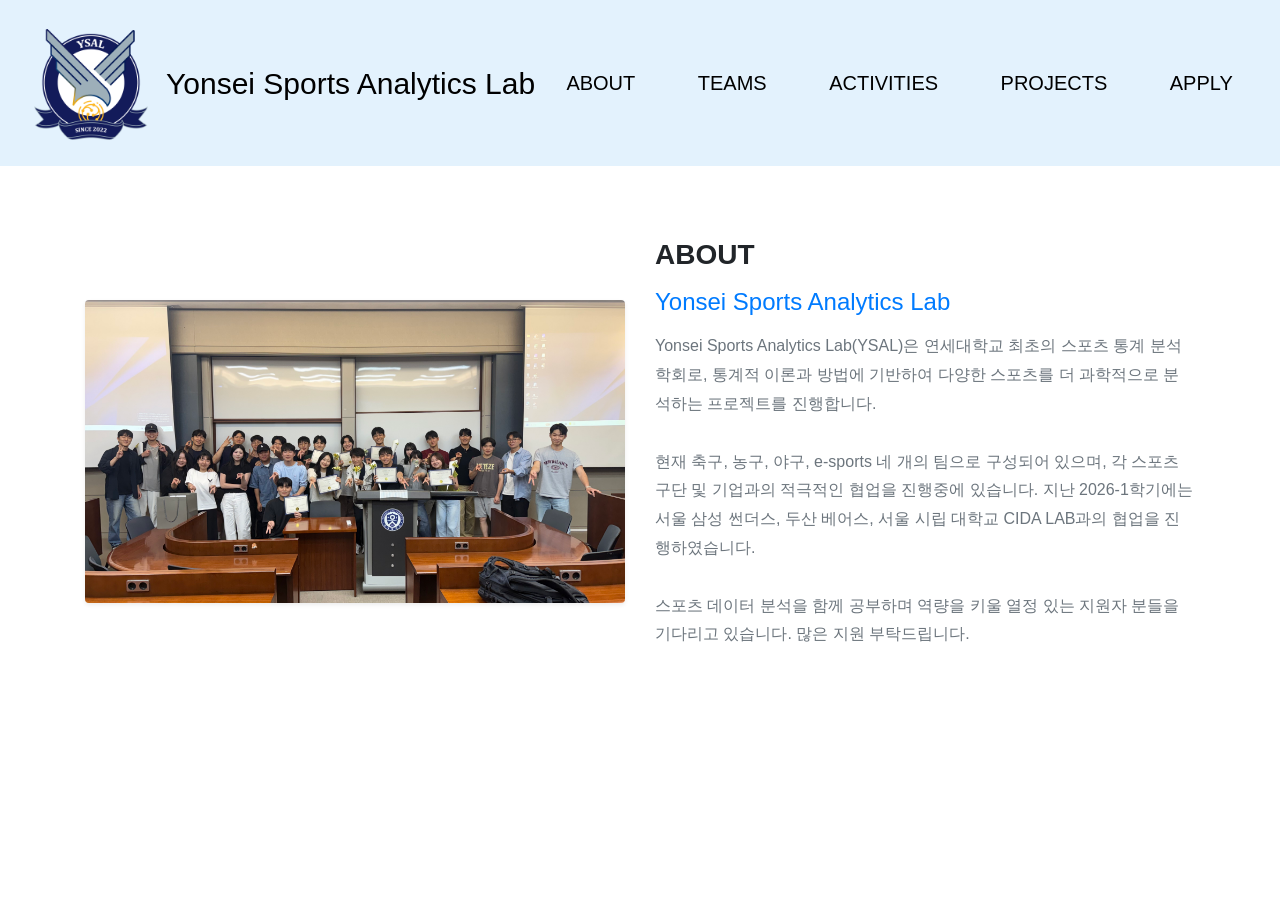
<file: about.html>
<!DOCTYPE html>
<html>
<head>
    <meta charset="UTF-8" />
    <title>Yonsei Sports Analytics Lab</title>
    
    <!-- bootstrap -->
    <link href="https://stackpath.bootstrapcdn.com/bootstrap/4.5.2/css/bootstrap.min.css" rel="stylesheet">
    <!-- CSS 파일 -->
    
    <link rel="stylesheet" href="CSS/index.css">
    <link rel="stylesheet" href="CSS/about.css">
    
    

</head>
<body>
    <nav class="navbar navbar-expand-lg navbar-light" style="background-color: #e3f2fd">
        <img src="images/YSAL_logo_1.png" class="ysal_logo" alt="ysal_logo">
        <a class="navbar-logo" href="./">Yonsei Sports Analytics Lab</a>
        <button class="navbar-toggler" type="button" data-toggle="collapse" data-target="#navbarSupportedContent" aria-controls="navbarSupportedContent" aria-expanded="false" aria-label="Toggle navigation">
            <span class="navbar-toggler-icon"></span>
        </button>

        <div class="collapse navbar-collapse" id="navbarSupportedContent">
            <ul class="navbar-nav mr-auto d-flex flex-row w-100 justify-content-around">
            <!-- navbar items -->
                <li class="nav-item">
                    <a class="nav-about" href="/about">ABOUT<span class="sr-only">(current)</span></a>
                </li>
                <li class="nav-item">
                    <a class="nav-teams" href="/teams">TEAMS</a>
                </li>
                <li class="nav-item">
                    <a class="nav-members" href="/activities">ACTIVITIES</a>
                </li>
                <li class="nav-item">
                    <a class="nav-projects" href="/projects">PROJECTS</a>
                </li>
                <li class="nav-item">
                    <a class="nav-apply dynamic-apply-link" href="#" target="_blank">APPLY</a>
                </li>
                
            <!-- <li class="nav-item dropdown">
                <a class="nav-link dropdown-toggle" href="#" id="navbarDropdown" role="button" data-toggle="dropdown" aria-haspopup="true" aria-expanded="false">
                Dropdown
                </a>
                <div class="dropdown-menu" aria-labelledby="navbarDropdown">
                <a class="dropdown-item" href="#">About</a>
                <a class="dropdown-item" href="#">Another action</a>
                <div class="dropdown-divider"></div>
                <a class="dropdown-item" href="#">Something else here</a>
                </div>
            </li> -->
            <!-- <li class="nav-item">
                <a class="nav-link disabled" href="#">Disabled</a>
            </li> -->
            </ul>
        </div>
    </nav> 
    <div class="container mt-5 pt-4">
        <div class="row align-items-center">
            <div class="col-md-6 text-center mb-4 mb-md-0">
                <img src="images/about_image.jpg" alt="About YSAL" class="img-fluid rounded shadow-sm">
            </div>
            
            <div class="col-md-6">
                <h3 class="font-weight-bold mb-3">ABOUT</h1>
                <h4 class="mb-3 text-primary">Yonsei Sports Analytics Lab</h4>
                <p class="text-muted" style="line-height: 1.8;">
                    Yonsei Sports Analytics Lab(YSAL)은 연세대학교 최초의 스포츠 통계 분석 학회로, 통계적 이론과 방법에 기반하여 다양한 스포츠를 더 과학적으로 분석하는 프로젝트를 진행합니다.<br><br>
                    현재 축구, 농구, 야구, e-sports 네 개의 팀으로 구성되어 있으며, 각 스포츠 구단 및 기업과의 적극적인 협업을 진행중에 있습니다. 지난 2026-1학기에는 서울 삼성 썬더스, 두산 베어스, 서울 시립 대학교 CIDA LAB과의 협업을 진행하였습니다. <br><br>
                    스포츠 데이터 분석을 함께 공부하며 역량을 키울 열정 있는 지원자 분들을 기다리고 있습니다. 많은 지원 부탁드립니다.
                </p>
            </div>
        </div>
    </div>
    <script src="https://code.jquery.com/jquery-3.5.1.slim.min.js"></script>
    <script src="https://cdn.jsdelivr.net/npm/popper.js@1.16.1/dist/umd/popper.min.js"></script>
    <script src="https://stackpath.bootstrapcdn.com/bootstrap/4.5.2/js/bootstrap.min.js"></script>
    <script>
    fetch('links.json')
        .then(response => response.json())
        .then(data => {
            const applyButtons = document.querySelectorAll('.dynamic-apply-link');
            applyButtons.forEach(button => {
                button.href = data.applyForm;
            });
            document.getElementById('icon-insta').href = data.instagram;
        })
        .catch(error => console.error('링크 데이터를 불러오는데 실패했습니다:', error));
    </script>
</body>
</html>
</file>
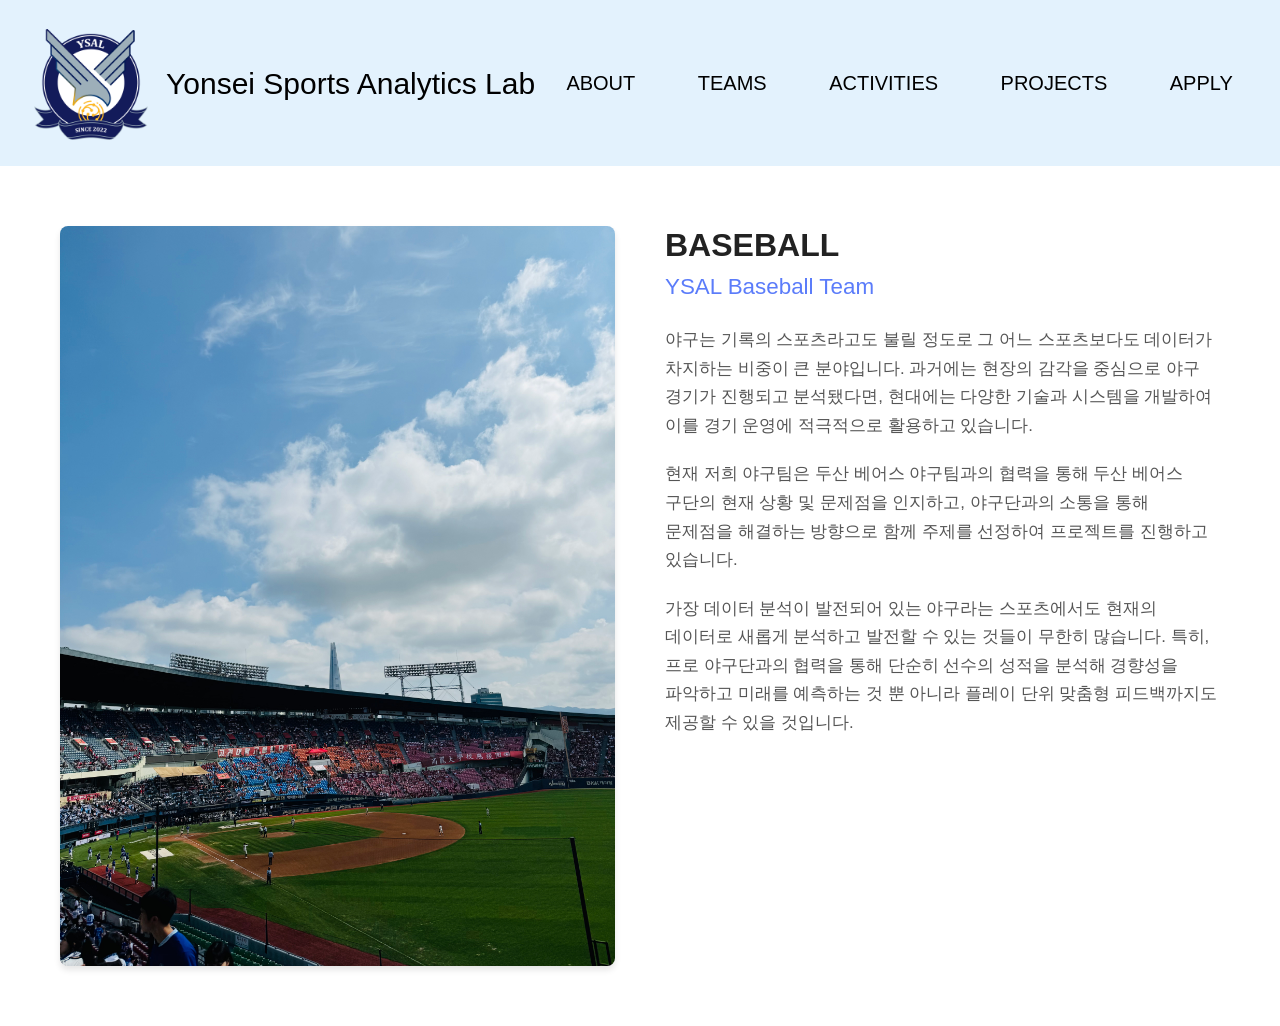
<file: teams/baseball.html>
<!DOCTYPE html>
<html>
<head>
    <meta charset="UTF-8" />
    <title>Yonsei Sports Analytics Lab</title>
    
    <!-- bootstrap -->
    <link href="https://stackpath.bootstrapcdn.com/bootstrap/4.5.2/css/bootstrap.min.css" rel="stylesheet">
    <!-- CSS 파일 -->
    <link rel="stylesheet" href="../CSS/index.css">
</head>
<body>
    <nav class="navbar navbar-expand-lg navbar-light" style="background-color: #e3f2fd">
        <img src="../images/YSAL_logo_1.png" class="ysal_logo" alt="ysal_logo">
        <a class="navbar-logo" href="../">Yonsei Sports Analytics Lab</a>
        <button class="navbar-toggler" type="button" data-toggle="collapse" data-target="#navbarSupportedContent" aria-controls="navbarSupportedContent" aria-expanded="false" aria-label="Toggle navigation">
            <span class="navbar-toggler-icon"></span>
        </button>

        <div class="collapse navbar-collapse" id="navbarSupportedContent">
            <ul class="navbar-nav mr-auto d-flex flex-row w-100 justify-content-around">
            <!-- navbar items -->
                <li class="nav-item">
                    <a class="nav-about" href="/about">ABOUT<span class="sr-only">(current)</span></a>
                </li>
                <li class="nav-item">
                    <a class="nav-teams" href="/teams">TEAMS</a>
                </li>
                <li class="nav-item">
                    <a class="nav-members" href="/activities">ACTIVITIES</a>
                </li>
                <li class="nav-item">
                    <a class="nav-projects" href="/projects">PROJECTS</a>
                </li>
                <li class="nav-item">
                    <a class="nav-apply dynamic-apply-link" href="#" target="_blank">APPLY</a>
                </li>
                
            <!-- <li class="nav-item dropdown">
                <a class="nav-link dropdown-toggle" href="#" id="navbarDropdown" role="button" data-toggle="dropdown" aria-haspopup="true" aria-expanded="false">
                Dropdown
                </a>
                <div class="dropdown-menu" aria-labelledby="navbarDropdown">
                <a class="dropdown-item" href="#">About</a>
                <a class="dropdown-item" href="#">Another action</a>
                <div class="dropdown-divider"></div>
                <a class="dropdown-item" href="#">Something else here</a>
                </div>
            </li> -->
            <!-- <li class="nav-item">
                <a class="nav-link disabled" href="#">Disabled</a>
            </li> -->
            </ul>
        </div>
    </nav>

    <section class="team-intro-section">
        <div class="team-intro-container">
            
            <div class="intro-image">
                <img src="../images/baseball_intro.jpg" alt="YSAL Baseball Team">
            </div>

            <div class="intro-text">
                <h1>BASEBALL</h1>
                <h2>YSAL Baseball Team</h2>
                
                <p>야구는 기록의 스포츠라고도 불릴 정도로 그 어느 스포츠보다도 데이터가 차지하는 비중이 큰 분야입니다. 과거에는 현장의 감각을 중심으로 야구 경기가 진행되고 분석됐다면, 현대에는 다양한 기술과 시스템을 개발하여 이를 경기 운영에 적극적으로 활용하고 있습니다.</p>
                
                <p>현재 저희 야구팀은 두산 베어스 야구팀과의 협력을 통해 두산 베어스 구단의 현재 상황 및 문제점을 인지하고, 야구단과의 소통을 통해 문제점을 해결하는 방향으로 함께 주제를 선정하여 프로젝트를 진행하고 있습니다.</p>
                
                <p>가장 데이터 분석이 발전되어 있는 야구라는 스포츠에서도 현재의 데이터로 새롭게 분석하고 발전할 수 있는 것들이 무한히 많습니다. 특히, 프로 야구단과의 협력을 통해 단순히 선수의 성적을 분석해 경향성을 파악하고 미래를 예측하는 것 뿐 아니라 플레이 단위 맞춤형 피드백까지도 제공할 수 있을 것입니다.</p>

            </div>
            
        </div>
    </section>

    <script src="https://code.jquery.com/jquery-3.5.1.slim.min.js"></script>
    <script src="https://cdn.jsdelivr.net/npm/popper.js@1.16.1/dist/umd/popper.min.js"></script>
    <script src="https://stackpath.bootstrapcdn.com/bootstrap/4.5.2/js/bootstrap.min.js"></script>
    <script>
    fetch('../links.json')
        .then(response => response.json())
        .then(data => {
            const applyButtons = document.querySelectorAll('.dynamic-apply-link');
            applyButtons.forEach(button => {
                button.href = data.applyForm;
            });
            document.getElementById('icon-insta').href = data.instagram;
        })
        .catch(error => console.error('링크 데이터를 불러오는데 실패했습니다:', error));
    </script>
    
</body>
</html>
</file>
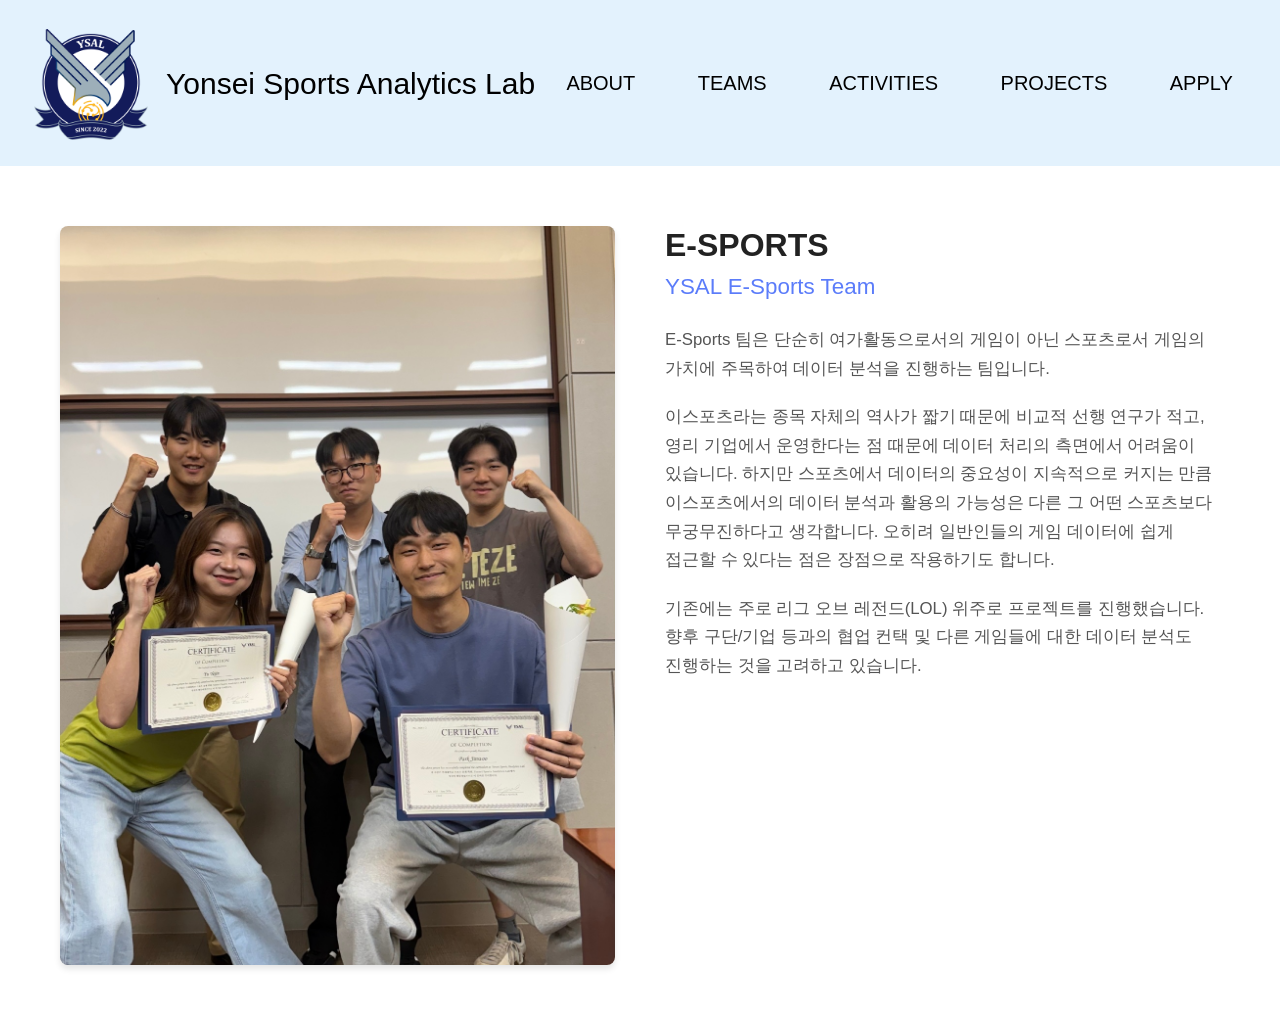
<file: teams/esports.html>
<!DOCTYPE html>
<html>
<head>
    <meta charset="UTF-8" />
    <title>Yonsei Sports Analytics Lab</title>
    
    <!-- bootstrap -->
    <link href="https://stackpath.bootstrapcdn.com/bootstrap/4.5.2/css/bootstrap.min.css" rel="stylesheet">
    <!-- CSS 파일 -->
    <link rel="stylesheet" href="../CSS/index.css">
</head>
<body>
    <nav class="navbar navbar-expand-lg navbar-light" style="background-color: #e3f2fd">
        <img src="../images/YSAL_logo_1.png" class="ysal_logo" alt="ysal_logo">
        <a class="navbar-logo" href="../">Yonsei Sports Analytics Lab</a>
        <button class="navbar-toggler" type="button" data-toggle="collapse" data-target="#navbarSupportedContent" aria-controls="navbarSupportedContent" aria-expanded="false" aria-label="Toggle navigation">
            <span class="navbar-toggler-icon"></span>
        </button>

        <div class="collapse navbar-collapse" id="navbarSupportedContent">
            <ul class="navbar-nav mr-auto d-flex flex-row w-100 justify-content-around">
            <!-- navbar items -->
                <li class="nav-item">
                    <a class="nav-about" href="/about">ABOUT<span class="sr-only">(current)</span></a>
                </li>
                <li class="nav-item">
                    <a class="nav-teams" href="/teams">TEAMS</a>
                </li>
                <li class="nav-item">
                    <a class="nav-members" href="/activities">ACTIVITIES</a>
                </li>
                <li class="nav-item">
                    <a class="nav-projects" href="/projects">PROJECTS</a>
                </li>
                <li class="nav-item">
                    <a class="nav-apply dynamic-apply-link" href="#" target="_blank">APPLY</a>
                </li>
                
            <!-- <li class="nav-item dropdown">
                <a class="nav-link dropdown-toggle" href="#" id="navbarDropdown" role="button" data-toggle="dropdown" aria-haspopup="true" aria-expanded="false">
                Dropdown
                </a>
                <div class="dropdown-menu" aria-labelledby="navbarDropdown">
                <a class="dropdown-item" href="#">About</a>
                <a class="dropdown-item" href="#">Another action</a>
                <div class="dropdown-divider"></div>
                <a class="dropdown-item" href="#">Something else here</a>
                </div>
            </li> -->
            <!-- <li class="nav-item">
                <a class="nav-link disabled" href="#">Disabled</a>
            </li> -->
            </ul>
        </div>
    </nav>

    <section class="team-intro-section">
        <div class="team-intro-container">
            
            <div class="intro-image">
                <img src="../images/esports_intro.jpg" alt="YSAL Baseball Team">
            </div>

            <div class="intro-text">
                <h1>E-SPORTS</h1>
                <h2>YSAL E-Sports Team</h2>
                
                <p>E-Sports 팀은 단순히 여가활동으로서의 게임이 아닌 스포츠로서 게임의 가치에 주목하여 데이터 분석을 진행하는 팀입니다.</p>
                
                <p>
                    이스포츠라는 종목 자체의 역사가 짧기 때문에 비교적 선행 연구가 적고, 영리 기업에서 운영한다는 점 때문에 데이터 처리의 측면에서 어려움이 있습니다. 
                    하지만 스포츠에서 데이터의 중요성이 지속적으로 커지는 만큼 이스포츠에서의 데이터 분석과 활용의 가능성은 다른 그 어떤 스포츠보다 무궁무진하다고 생각합니다.
                    오히려 일반인들의 게임 데이터에 쉽게 접근할 수 있다는 점은 장점으로 작용하기도 합니다.
                </p>
                
                <p>기존에는 주로 리그 오브 레전드(LOL) 위주로 프로젝트를 진행했습니다. 향후 구단/기업 등과의 협업 컨택 및 다른 게임들에 대한 데이터 분석도 진행하는 것을 고려하고 있습니다.</p>

            </div>
            
        </div>
    </section>

    <script src="https://code.jquery.com/jquery-3.5.1.slim.min.js"></script>
    <script src="https://cdn.jsdelivr.net/npm/popper.js@1.16.1/dist/umd/popper.min.js"></script>
    <script src="https://stackpath.bootstrapcdn.com/bootstrap/4.5.2/js/bootstrap.min.js"></script>
    <script>
    fetch('../links.json')
        .then(response => response.json())
        .then(data => {
            const applyButtons = document.querySelectorAll('.dynamic-apply-link');
            applyButtons.forEach(button => {
                button.href = data.applyForm;
            });
            document.getElementById('icon-insta').href = data.instagram;
        })
        .catch(error => console.error('링크 데이터를 불러오는데 실패했습니다:', error));
    </script>
    
</body>
</html>
</file>
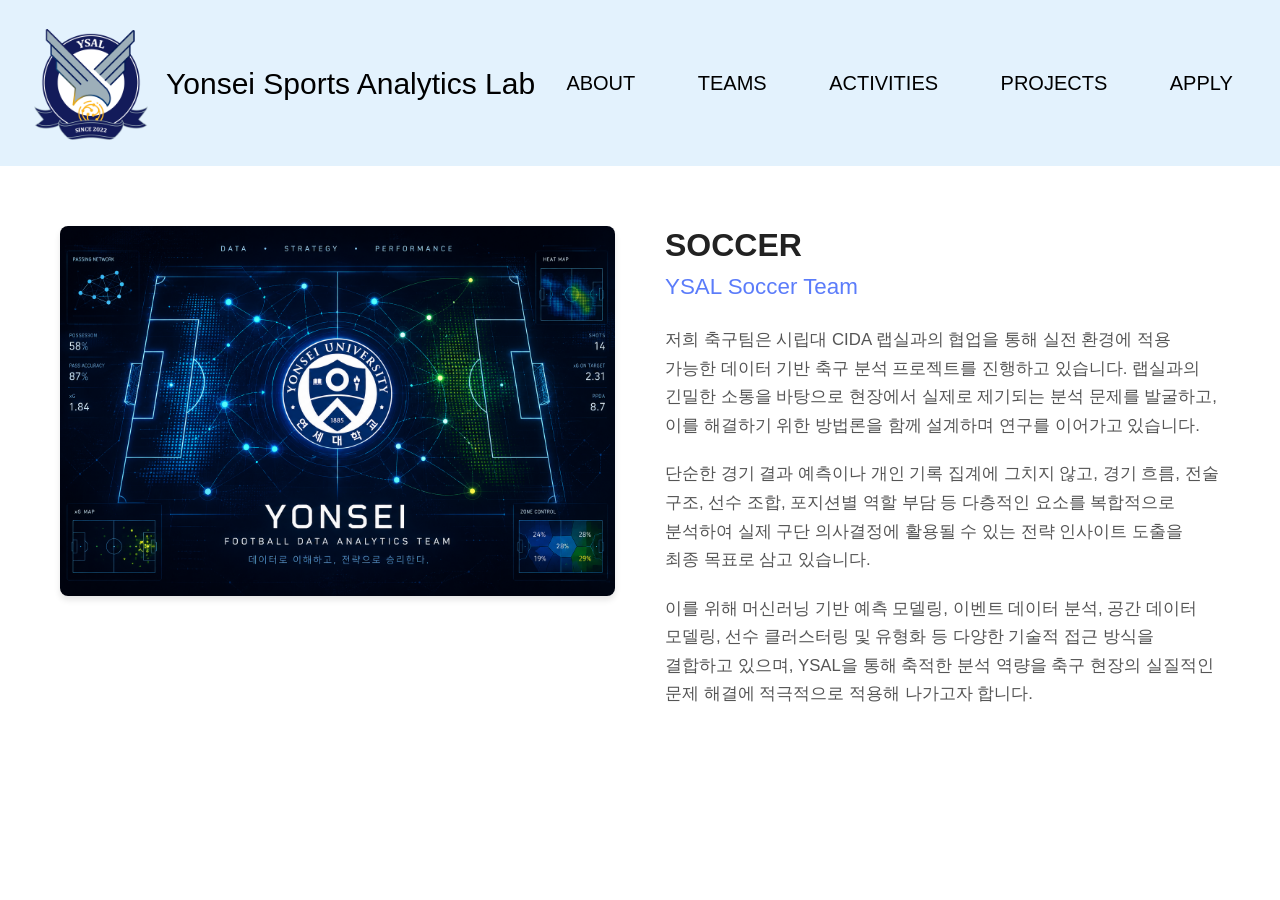
<file: teams/soccer.html>
<!DOCTYPE html>
<html>
<head>
    <meta charset="UTF-8" />
    <title>Yonsei Sports Analytics Lab</title>
    
    <!-- bootstrap -->
    <link href="https://stackpath.bootstrapcdn.com/bootstrap/4.5.2/css/bootstrap.min.css" rel="stylesheet">
    <!-- CSS 파일 -->
    <link rel="stylesheet" href="../CSS/index.css">
</head>
<body>
    <nav class="navbar navbar-expand-lg navbar-light" style="background-color: #e3f2fd">
        <img src="../images/YSAL_logo_1.png" class="ysal_logo" alt="ysal_logo">
        <a class="navbar-logo" href="../">Yonsei Sports Analytics Lab</a>
        <button class="navbar-toggler" type="button" data-toggle="collapse" data-target="#navbarSupportedContent" aria-controls="navbarSupportedContent" aria-expanded="false" aria-label="Toggle navigation">
            <span class="navbar-toggler-icon"></span>
        </button>

        <div class="collapse navbar-collapse" id="navbarSupportedContent">
            <ul class="navbar-nav mr-auto d-flex flex-row w-100 justify-content-around">
            <!-- navbar items -->
                <li class="nav-item">
                    <a class="nav-about" href="/about">ABOUT<span class="sr-only">(current)</span></a>
                </li>
                <li class="nav-item">
                    <a class="nav-teams" href="/teams">TEAMS</a>
                </li>
                <li class="nav-item">
                    <a class="nav-members" href="/activities">ACTIVITIES</a>
                </li>
                <li class="nav-item">
                    <a class="nav-projects" href="/projects">PROJECTS</a>
                </li>
                <li class="nav-item">
                    <a class="nav-apply dynamic-apply-link" href="#" target="_blank">APPLY</a>
                </li>
                
            <!-- <li class="nav-item dropdown">
                <a class="nav-link dropdown-toggle" href="#" id="navbarDropdown" role="button" data-toggle="dropdown" aria-haspopup="true" aria-expanded="false">
                Dropdown
                </a>
                <div class="dropdown-menu" aria-labelledby="navbarDropdown">
                <a class="dropdown-item" href="#">About</a>
                <a class="dropdown-item" href="#">Another action</a>
                <div class="dropdown-divider"></div>
                <a class="dropdown-item" href="#">Something else here</a>
                </div>
            </li> -->
            <!-- <li class="nav-item">
                <a class="nav-link disabled" href="#">Disabled</a>
            </li> -->
            </ul>
        </div>
    </nav>

    <section class="team-intro-section">
        <div class="team-intro-container">
            
            <div class="intro-image">
                <img src="../images/soccer_intro.png" alt="YSAL Baseball Team">
            </div>

            <div class="intro-text">
                <h1>SOCCER</h1>
                <h2>YSAL Soccer Team</h2>
                
                <p>
                    저희 축구팀은 시립대 CIDA 랩실과의 협업을 통해 실전 환경에 적용 가능한 데이터 기반 축구 분석 프로젝트를 진행하고 있습니다.
                    랩실과의 긴밀한 소통을 바탕으로 현장에서 실제로 제기되는 분석 문제를 발굴하고, 이를 해결하기 위한 방법론을 함께 설계하며 연구를 이어가고 있습니다.
                </p>
                
                <p>단순한 경기 결과 예측이나 개인 기록 집계에 그치지 않고, 경기 흐름, 전술 구조, 선수 조합, 포지션별 역할 부담 등 다층적인 요소를 복합적으로 분석하여 실제 구단 의사결정에 활용될 수 있는 전략 인사이트 도출을 최종 목표로 삼고 있습니다.</p>
                
                <p>이를 위해 머신러닝 기반 예측 모델링, 이벤트 데이터 분석, 공간 데이터 모델링, 선수 클러스터링 및 유형화 등 다양한 기술적 접근 방식을 결합하고 있으며, YSAL을 통해 축적한 분석 역량을 축구 현장의 실질적인 문제 해결에 적극적으로 적용해 나가고자 합니다.</p>

            </div>
            
        </div>
    </section>

    <script src="https://code.jquery.com/jquery-3.5.1.slim.min.js"></script>
    <script src="https://cdn.jsdelivr.net/npm/popper.js@1.16.1/dist/umd/popper.min.js"></script>
    <script src="https://stackpath.bootstrapcdn.com/bootstrap/4.5.2/js/bootstrap.min.js"></script>
    <script>
    fetch('../links.json')
        .then(response => response.json())
        .then(data => {
            const applyButtons = document.querySelectorAll('.dynamic-apply-link');
            applyButtons.forEach(button => {
                button.href = data.applyForm;
            });
            document.getElementById('icon-insta').href = data.instagram;
        })
        .catch(error => console.error('링크 데이터를 불러오는데 실패했습니다:', error));
    </script>
    
</body>
</html>
</file>
<file: CSS/index.css>
.ysal_logo {
    width: 150px;
    height: auto;
}
.navbar-logo{
    font-size: 30px;
    font-family:Impact, Haettenschweiler, 'Arial Narrow Bold', sans-serif;
    color: rgb(0,0,0);
    align-self: center;
}

.nav-item a {
    font-size:20px;
    font-family: Impact, Haettenschweiler, 'Arial Narrow Bold', sans-serif;
    color: rgb(0, 0, 0);
}

.home-img {
    width: 100%;
    height: 300px;
    object-fit: cover;
    align-self: center;
}

/* 컨테이너 및 그리드 설정 */
.teams-section {
  padding: 40px 20px;
  max-width: 1200px;
  margin: 0 auto;
}

.team-grid {
  display: grid;
  grid-template-columns: repeat(2, 1fr);
  gap: 30px;
}

/* 개별 카드 스타일링 (a 태그용 스타일 추가) */
.team-card {
  display: block; /* a 태그를 블록 요소로 취급 */
  text-decoration: none; /* 링크 밑줄 제거 */
  color: inherit; /* 링크 기본 파란색 글씨 방지 */
  background-color: #ffffff;
  border: 1px solid #e0e0e0;
  border-radius: 12px;
  padding: 24px;
  text-align: center;
  box-shadow: 0 4px 6px rgba(0, 0, 0, 0.05);
  transition: transform 0.2s ease, box-shadow 0.2s ease; /* 애니메이션 속성 추가 */
}

/* 마우스를 올렸을 때의 시각적 피드백 강화 */
.team-card:hover {
  transform: translateY(-5px);
  box-shadow: 0 8px 15px rgba(0, 0, 0, 0.1); /* 호버 시 그림자가 더 짙어지며 클릭 유도 */
}

.team-card h3 {
  margin-top: 0;
  margin-bottom: 20px;
  color: #002b5c;
  font-size: 1.5rem;
  font-weight: bold;
}

/* 이미지 영역 설정 */
.image-placeholder img {
  width: 100%;
  height: 250px;
  object-fit: cover;
  border-radius: 8px;
  background-color: #f0f4f8;
}

/* 모바일 반응형 처리 */
@media (max-width: 768px) {
  .team-grid {
    grid-template-columns: 1fr;
  }
}

/* 섹션 전체 레이아웃 (가운데 정렬 및 여백) */
.team-intro-section {
  padding: 60px 20px;
  max-width: 1200px;
  margin: 0 auto;
}

/* Flexbox를 이용한 좌우 배치 컨테이너 */
.team-intro-container {
  display: flex;
  align-items: flex-start; /* 위쪽을 기준으로 정렬 */
  gap: 50px; /* 이미지와 텍스트 사이의 간격 */
}

/* 왼쪽 이미지 영역 스타일링 */
.intro-image {
  flex: 1; /* 가용 공간의 1 비율 차지 */
  max-width: 50%; /* 데스크탑에서는 가로의 절반까지만 차지하도록 설정 */
}

.intro-image img {
  width: 100%;
  height: auto;
  border-radius: 8px; /* 레퍼런스 사진처럼 테두리를 부드럽게 */
  box-shadow: 0 4px 6px rgba(0, 0, 0, 0.1); /* 약간의 그림자 추가 */
}

/* 오른쪽 텍스트 영역 스타일링 */
.intro-text {
  flex: 1;
  display: flex;
  flex-direction: column;
}

.intro-text h1 {
  font-size: 2rem;
  font-weight: bold;
  color: #222222;
  margin-top: 0;
  margin-bottom: 10px;
}

.intro-text h2 {
  font-size: 1.4rem;
  color: #5b7cfa; /* 레퍼런스의 파란색 포인트 컬러 */
  margin-top: 0;
  margin-bottom: 25px;
  font-weight: 500;
}

.intro-text p {
  font-size: 1.05rem;
  color: #555555;
  line-height: 1.7; /* 가독성을 위한 줄 간격 */
  margin-bottom: 20px;
  word-break: keep-all; /* 한국어 단어가 잘리지 않도록 설정 */
}

/* 하단 '지원하기' 링크 스타일링 */
.intro-text .apply-link {
  display: inline-block;
  color: #5b7cfa;
  text-decoration: none;
  font-weight: 600;
  margin-top: 10px;
  font-size: 1.05rem;
  transition: color 0.2s ease;
}

.intro-text .apply-link:hover {
  text-decoration: underline;
  color: #3a5bd9; /* 마우스 오버 시 조금 더 진한 파란색으로 변경 */
}

/* 모바일 및 태블릿 화면을 위한 반응형 디자인 (화면이 768px 이하일 때) */
@media (max-width: 768px) {
  .team-intro-container {
    flex-direction: column; /* 세로 방향으로 배치 변경 */
    gap: 30px;
  }
  
  .intro-image {
    max-width: 100%; /* 모바일에서는 이미지가 가로 꽉 차게 */
  }
}

/* 컨테이너 및 그리드 설정 */
.sessions-section {
  padding: 60px 20px;
  max-width: 1200px;
  margin: 0 auto;
}

.session-grid {
  display: grid;
  grid-template-columns: repeat(3, 1fr); /* 3열 그리드 */
  gap: 30px;
}

/* 개별 세션 카드 스타일링 (위아래로 긴 형태) */
.session-card {
  display: flex;
  flex-direction: column;
  justify-content: center; /* 내용을 세로 중앙 정렬 */
  align-items: center;     /* 내용을 가로 중앙 정렬 */
  min-height: 350px;       /* 카드를 위아래로 길게 만듦 */
  
  background-color: #ffffff;
  border: 1px solid #e0e0e0;
  border-radius: 12px;
  padding: 30px;
  text-decoration: none;
  box-shadow: 0 4px 6px rgba(0, 0, 0, 0.05);
  
  /* 부드러운 애니메이션 전환 효과 */
  transition: transform 0.3s ease, box-shadow 0.3s ease, background-color 0.3s ease;
}

/* 호버(Hover) 이펙트 */
.session-card:hover {
  transform: translateY(-5px); /* 위로 10px 떠오름 */
  box-shadow: 0 12px 20px rgba(0, 43, 92, 0.15); /* 네이비 톤이 섞인 깊은 그림자 */
  background-color: #f4f8ff; /* 마우스 오버 시 아주 연한 파란색 배경으로 전환 */
}

/* 텍스트 스타일링 */
.session-card h3 {
  font-size: 1.8rem;
  color: #002b5c;
  margin: 0;
  font-weight: bold;
  text-align: center;
}

.session-card p {
  margin-top: 15px;
  color: #666666;
  font-size: 1rem;
}

/* 이미지 크기 조절 및 가운데 정렬 */
.session-card img {
  width: 80%; /* 이미지 가로 길이를 카드 너비의 80%로 축소 (원하는 비율로 조절하세요) */
  height: 160px; /* 이미지 세로 길이 고정 (3개 사진 높이를 통일하기 위함) */
  object-fit: cover; /* 이미지가 찌그러지지 않고 지정한 비율에 맞게 꽉 차도록 설정 */
  
  display: block; /* 아래 margin 속성이 먹히도록 블록 요소로 변경 */
  margin: 0 auto 20px auto; /* 중앙 정렬 (좌우 margin auto) 및 아래 제목과의 간격(20px) 추가 */
  border-radius: 8px; /* 사진 모서리를 살짝 둥글게 (선택 사항) */
}

/* 모바일 및 태블릿 화면을 위한 반응형 디자인 */
@media (max-width: 900px) {
  .session-grid {
    grid-template-columns: 1fr; /* 화면이 좁아지면 1열로 변경 */
  }
  .session-card {
    min-height: 200px; /* 모바일에서는 세로 길이를 조금 줄임 */
  }
}
</file>
<file: CSS/project.css>
/* 섹션 전체 레이아웃 */
.projects-section {
  padding: 60px 20px;
  max-width: 1000px; /* 가독성을 위해 최대 너비를 조금 좁게 설정 */
  margin: 0 auto;
}

/* 연도 헤더 스타일링 */
.year-header {
  text-align: center;
  font-size: 2rem;
  font-weight: 300;
  color: #5b7cfa; /* 기존 YSAL 포인트 파란색 */
  margin-bottom: 50px;
}

/* 개별 프로젝트 아이템 레이아웃 (Flexbox) */
.project-item {
  display: flex;
  align-items: flex-start;
  gap: 30px; /* 이미지와 텍스트 사이 간격 */
  margin-bottom: 50px; /* 프로젝트 간의 상하 간격 */
}

/* 왼쪽 이미지 영역 */
.project-image {
  flex-shrink: 0; /* 이미지가 찌그러지지 않도록 설정 */
  width: 240px; /* 레퍼런스처럼 적당한 이미지 너비 고정 */
}

.project-image img {
  width: 100%;
  height: auto;
  border: 1px solid #e0e0e0;
  border-radius: 4px; /* 이미지를 약간 부드럽게 */
  box-shadow: 0 2px 4px rgba(0,0,0,0.05);
}

/* 오른쪽 텍스트 영역 */
.project-info {
  flex-grow: 1;
  display: flex;
  flex-direction: column;
  justify-content: center;
}

/* 텍스트 세부 스타일링 */
.project-title {
  font-size: 1.25rem;
  color: #5b7cfa; /* 제목 파란색 */
  text-decoration: none;
  font-weight: 600;
  margin-bottom: 8px;
  line-height: 1.4;
  transition: color 0.2s ease;
}

.project-title:hover {
  color: #002b5c; /* 마우스 오버 시 네이비색으로 변경 */
  text-decoration: underline;
}

.project-members {
  font-size: 1rem;
  color: #333333;
  margin: 0 0 6px 0;
  line-height: 1.5;
}

/* 밑줄 친 멤버 이름 (주저자/팀장 표시용) */
.project-members u {
  text-decoration: underline;
  text-decoration-color: #999;
  text-underline-offset: 3px; /* 밑줄을 글씨에서 살짝 띄움 */
}

.project-venue {
  font-size: 0.95rem;
  color: #555555;
  margin: 0;
}

/* 발표처 이름 강조 (이탤릭체 및 굵게) */
.project-venue em {
  font-style: italic;
  font-weight: 600;
  color: #222222;
}

/* 모바일 반응형 처리 (화면이 768px 이하일 때 위아래로 배치) */
@media (max-width: 768px) {
  .project-item {
    flex-direction: column;
    gap: 15px;
    margin-bottom: 40px;
  }
  
  .project-image {
    width: 100%; /* 모바일에서는 이미지가 꽉 차게 */
    max-width: 400px;
  }
}
</file>
<file: CSS/about.css>
h1 {
    font-size:20px;
    font-family: Impact, Haettenschweiler, 'Arial Narrow Bold', sans-serif;
    color: rgb(0, 0, 0);
}

.nav-about {
    color: rgb(91, 102, 180);
}
</file>
